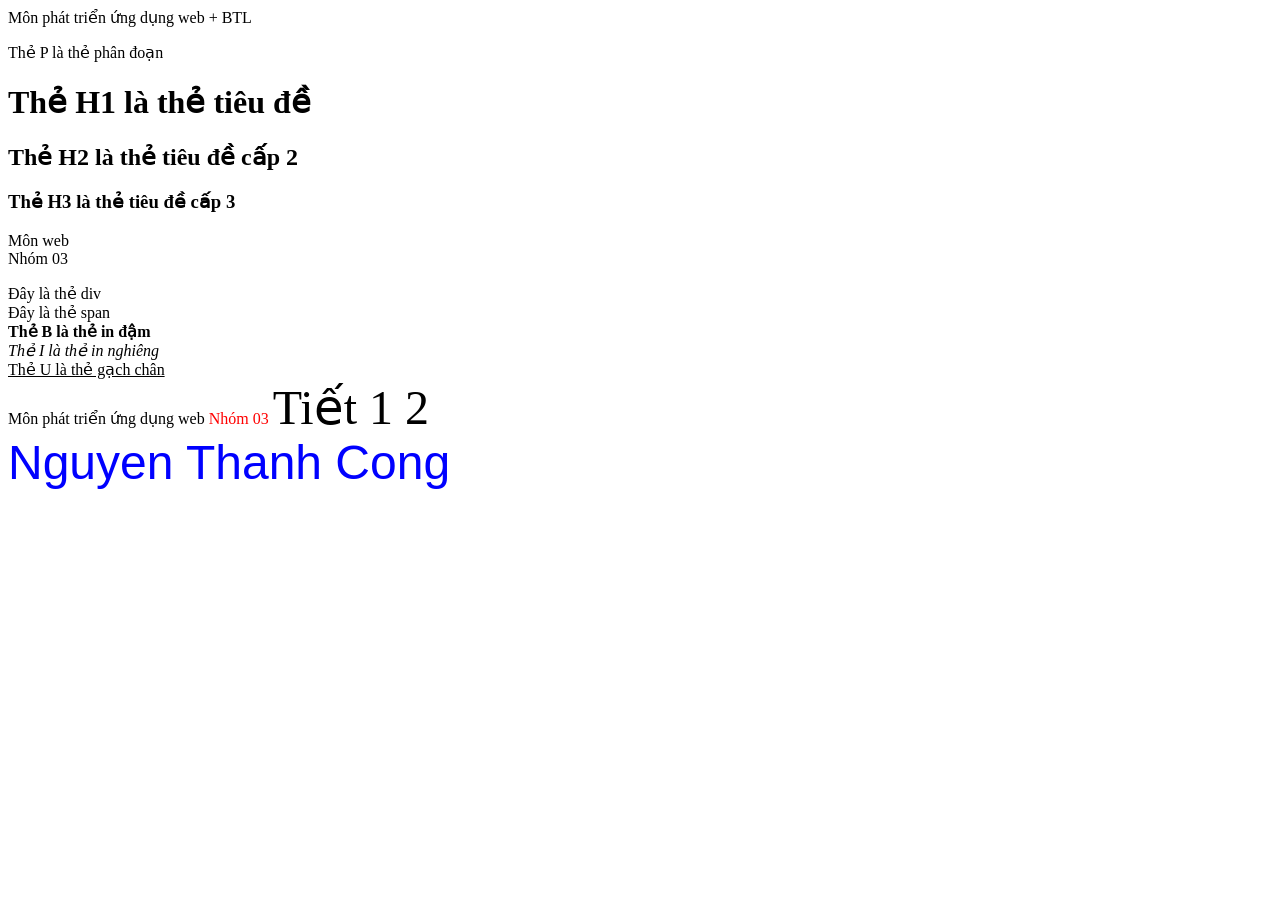
<file: Bai1/index.html>
<html>
    <head>
        <title>Bai 1 html</title>
    </head>
    <body>
        Môn phát triển ứng dụng web + BTL
        <!-- hello world -->
         <p>Thẻ P là thẻ phân đoạn</p>
         <h1>Thẻ H1 là thẻ tiêu đề</h1>
         <h2>Thẻ H2 là thẻ tiêu đề cấp 2</h2>
         <h3>Thẻ H3 là thẻ tiêu đề cấp 3</h3>
         <p>Môn web <br> Nhóm 03</p>
         <!-- Thẻ div và span để phân chia đoạn --> 
         <div>Đây là thẻ div</div>
         <span>Đây là thẻ span<br></span>
         <b>Thẻ B là thẻ in đậm<br></b>
         <i>Thẻ I là thẻ in nghiêng<br></i>
         <u>Thẻ U là thẻ gạch chân<br></u>
         <div>
            <font face="verdana">Môn phát triển ứng dụng web</font>
            <font color="Red">Nhóm 03</font>
            <font size="10">Tiết 1 2</font></div>
            <font face="Arial" color="blue" size="15">Nguyen Thanh Cong</font>
    </body>
</html>
</file>
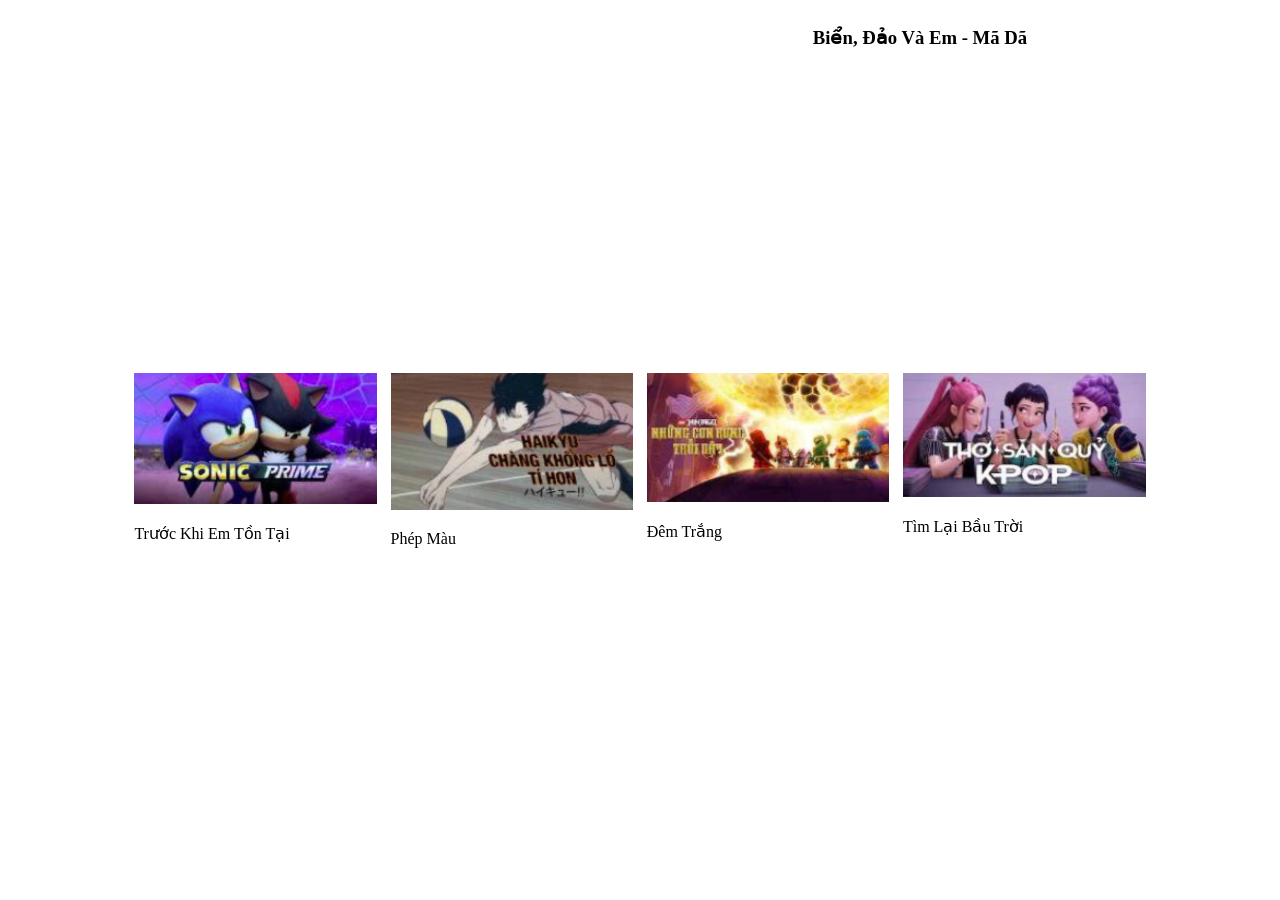
<file: Bai10/index.html>
<!DOCTYPE html>
<html lang="en">
<head>
    <meta charset="UTF-8">
    <meta name="viewport" content="width=device-width, initial-scale=1.0">
    <title>Ví dụ video</title>
    <style>
        .video{
            margin: auto;
            display: flex;
            justify-content: center;
            
        }
        .danh-sach{
            width: 80%;
            display: flex;
            margin:50px auto;
            justify-content: space-between;
        }
        .anh{
            width: 24%;
            height: 100px;
            img{
                width: 100%;
            }
        }
    </style>
</head>
<body>
    <!-- Màn xem -->
     <div class="video">
        <iframe width="560" height="315" src="https://www.youtube.com/embed/OmfG5jX1f3g?si=Kqg7q_QsUifZrvKy" title="YouTube video player" frameborder="0" allow="accelerometer; autoplay; clipboard-write; encrypted-media; gyroscope; picture-in-picture; web-share" referrerpolicy="strict-origin-when-cross-origin" allowfullscreen></iframe>
        <h3 class="ten">Biển, Đảo Và Em - Mã Dã</h3>
    </div>
    <div class="danh-sach">
        <div class="anh" onclick="chonVideo(1)">
            <img src="../anh/phim1 (5).png">
            <p>Trước Khi Em Tồn Tại</p>
        </div>
        <div class="anh" onclick="chonVideo(2)">
            <img src="../anh/phim1 (2).png">
            <p>Phép Màu</p>
        </div>
        <div class="anh" onclick="chonVideo(3)">
            <img src="../anh/phim1 (3).png">
            <p>Đêm Trắng</p>
        </div>
        <div class="anh" onclick="chonVideo(4)">
            <img src="../anh/phim1 (4).png">
            <p>Tìm Lại Bầu Trời</p>
        </div>
    </div>
    <script>
        var danhSachVid = [
            {
                id: 1,
                ten:"Trước Khi Em Tồn Tại",
                duongDanAnh:"../anh/phim1 (5).png",
                duongDanYoutube:"https://www.youtube.com/embed/jtFsZRHUyPE?si=zaGxS98lXezmPQUf"
            },
            
            {
                id: 2,
                ten:"Phép Màu",
                duongDanAnh:"../anh/phim1 (2).png",
                duongDanYoutube:"https://www.youtube.com/embed/jPjQJYKhhk4?si=MvOdCWVSeK8E-Vci"
            },

            {
                id: 3,
                ten:"Đêm Trắng",
                duongDanAnh:"../anh/phim1 (3).png",
                duongDanYoutube:"https://www.youtube.com/embed/bLnuqQ7skww?si=7gwwvRT690zcPr7q"
            },

            {
                id: 4,
                ten:"Tìm Lại Bầu Trời",
                duongDanAnh:"../anh/phim1 (4).png",
                duongDanYoutube:"https://www.youtube.com/embed/Q8kohtX2PC4?si=dH7mcG7czScpJCZq"
            },

        ];
        function chonVideo(id){
            for(var i=0;i<danhSachVid.length;i++){
                if(danhSachVid[i].id == id){
                    document.getElementsByClassName("ten")[0].innerHTML = danhSachVid[i].ten;
                    document.getElementsByTagName("iframe")[0].src = danhSachVid[i].duongDanYoutube;
                }
            }
        }
    </script>
</body>
</html>
</file>
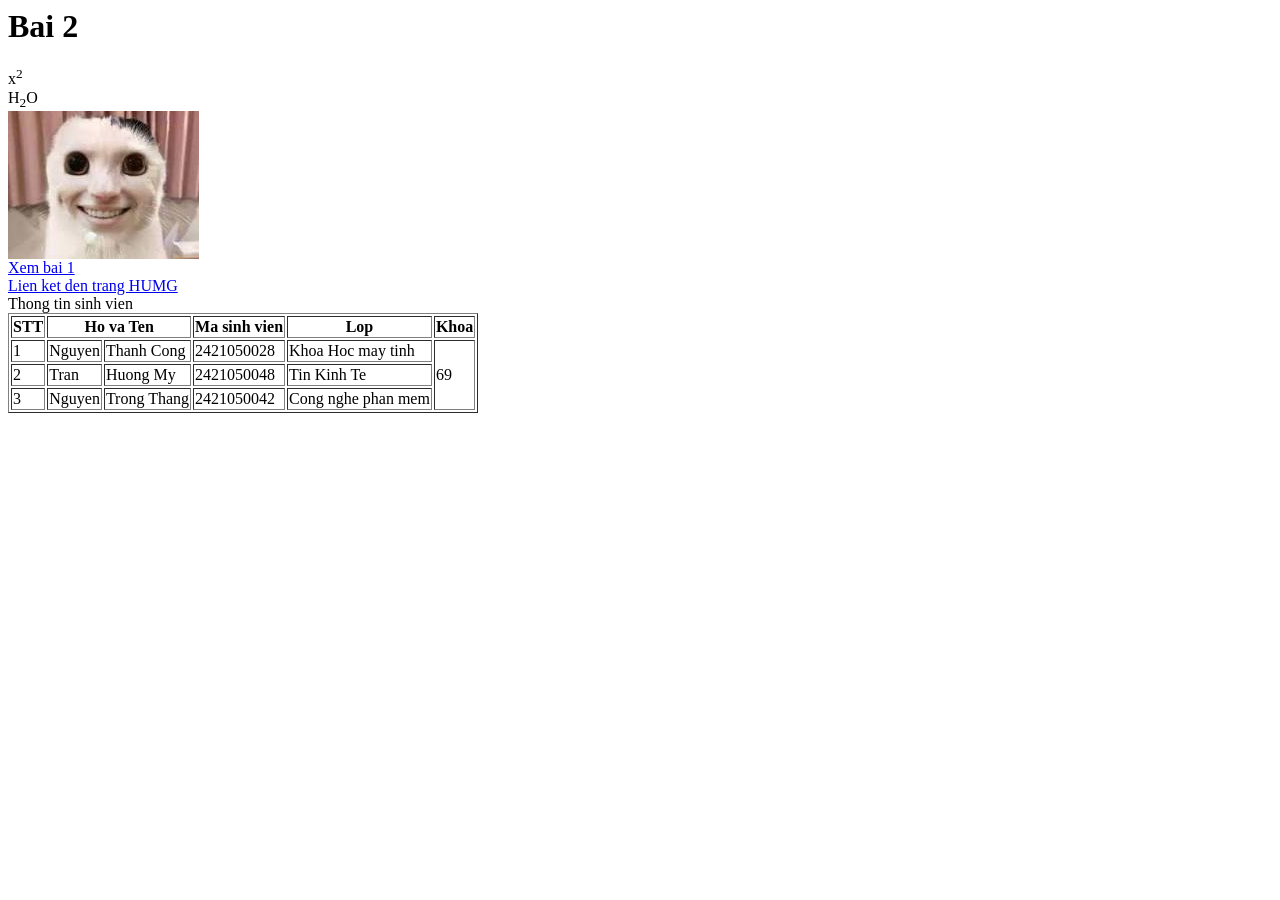
<file: Bai2/index.html>
<html>
<head>
    <title>Bai 2</title>
</head>
<body>
    <h1>Bai 2</h1>
    <div>
        <!-- Chi so tren -->
        x<sup>2</sup>
        <br>
        <!-- Chi so duoi -->
        H<sub>2</sub>O
    </div>
    <div>
        <img src="../anh/meme.jpg">
        <br>
        <a href="../Bai1/index.html">Xem bai 1</a>
        <br>
        <a href="https://humg.edu.vn/pages/home.aspx">
            Lien ket den trang HUMG
        </a>
    </div>
    <div>
            <caption>Thong tin sinh vien</caption>
            <table border="1">
                <tr>
                    <th>STT</th>
                    <th colspan="2">Ho va Ten</th>
                    <th>Ma sinh vien</th>
                    <th>Lop</th>
                    <th>Khoa</th>
                </tr>
                <tr>
                    <td>1</td>
                    <td>Nguyen</td>
                    <td>Thanh Cong</td>
                    <td>2421050028</td>
                    <td>Khoa Hoc may tinh</td>
                    <td rowspan="3">69</td>
                </tr>
                <tr>
                    <td>2</td>
                    <td>Tran</td>
                    <td>Huong My</td>
                    <td>2421050048</td>
                    <td>Tin Kinh Te</td>
                </tr>
                <tr>
                    <td>3</td>
                    <td>Nguyen</td>
                    <td>Trong Thang</td>
                    <td>2421050042</td>
                    <td>Cong nghe phan mem</td>
        </table>
    </div>
</body>
</html>
</file>
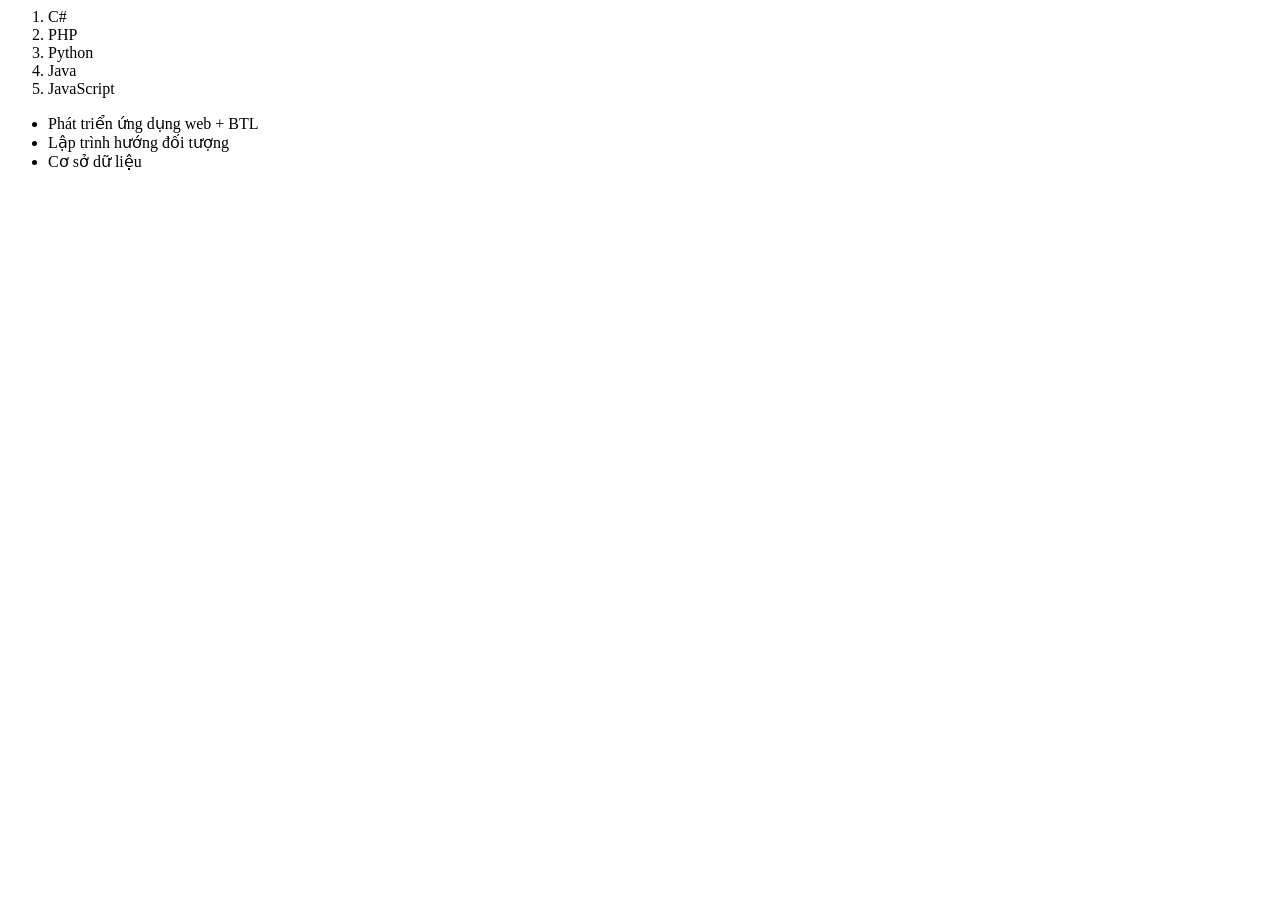
<file: Bai3/index.html>
<html>
    <head>
        <title>Bai 3</title>
    </head>
    <body>
        <ol>
            <li>C#</li>
            <li>PHP</li>
            <li>Python</li>
            <li>Java</li>
            <li>JavaScript</li>
        </ol>
        <ul>
            <li>Phát triển ứng dụng web + BTL</li>
            <li>Lập trình hướng đối tượng</li>
            <li>Cơ sở dữ liệu</li>
        </ul>
    </body>
</html>
</file>
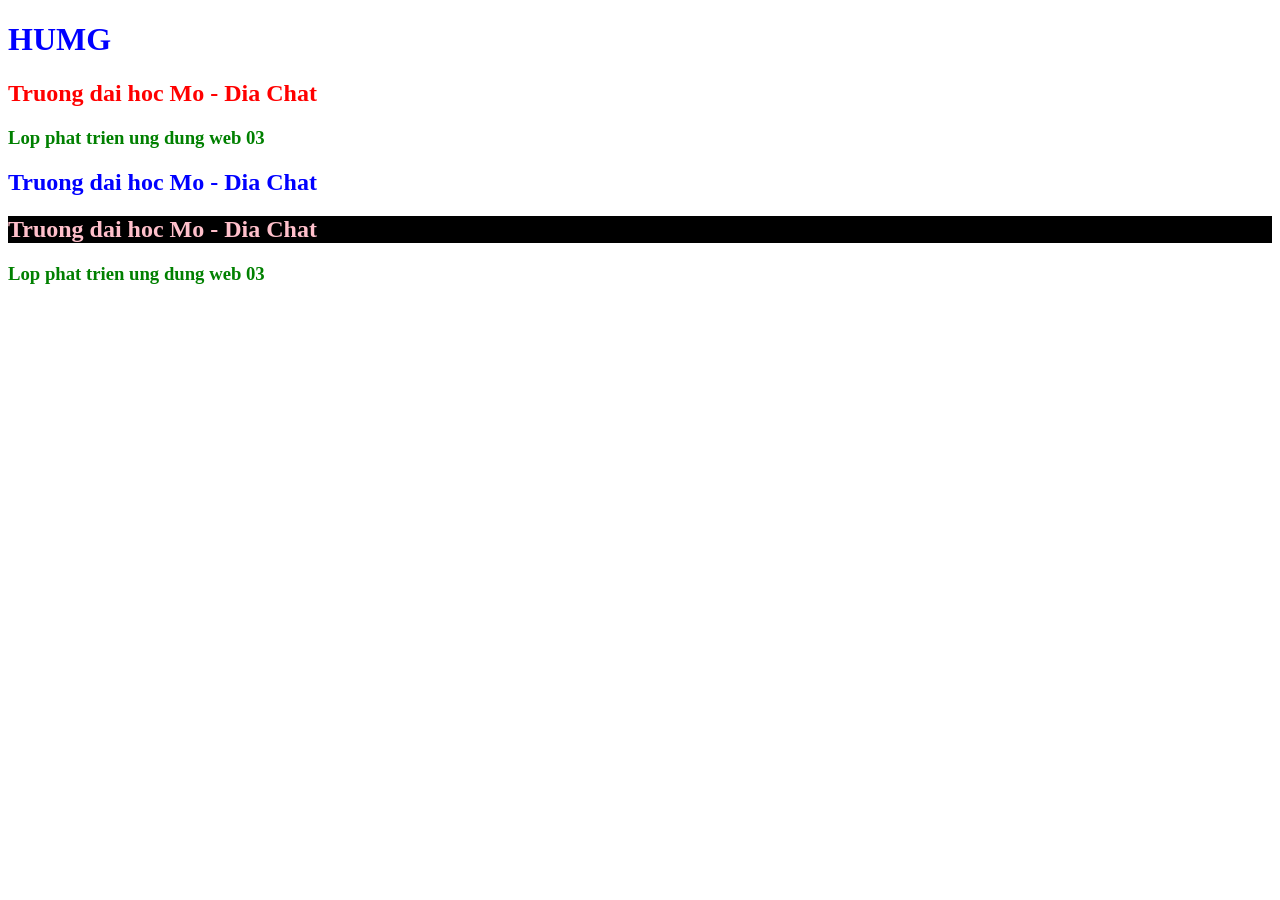
<file: Bai5/index.html>
<!DOCTYPE html>
<html lang="en">
<head>
    <meta charset="UTF-8">
    <meta name="viewport" content="width=device-width, initial-scale=1.0">
    <title>Bai 5</title>
    <link rel="stylesheet" href="style.css" type="text/css">
    <style>
        /* Loai 2: internal style */
        h2{
            /* color dung de qui dinh mau chu */
            color: red; 
        }
        #tieuDe{
            color: blue;
        }
    </style>
</head>
<body>
     <!-- I. -->
     <!-- Kieu 1 viet style trong the -->
      <!-- Loai 1: Inline style -->
      <h1 style="color: blue;">HUMG</h1>
     <!-- Kieu 2 viet ngoai the -->
      <h2>Truong dai hoc Mo - Dia Chat</h2>
      <h3>Lop phat trien ung dung web 03</h3>
    <!-- II. Selector -->
    <!-- cach 1: Dung ten the -->
    <!-- cach 2: Dung id -->
     <h2 id="tieuDe">Truong dai hoc Mo - Dia Chat</h2>
     <!-- cach 3: Dung class -->
     <h2 id="tieude" class="tieude">Truong dai hoc Mo - Dia Chat</h2>
     <h3 class="tieude2">Lop phat trien ung dung web 03</h3>
</body>
</html>
</file>
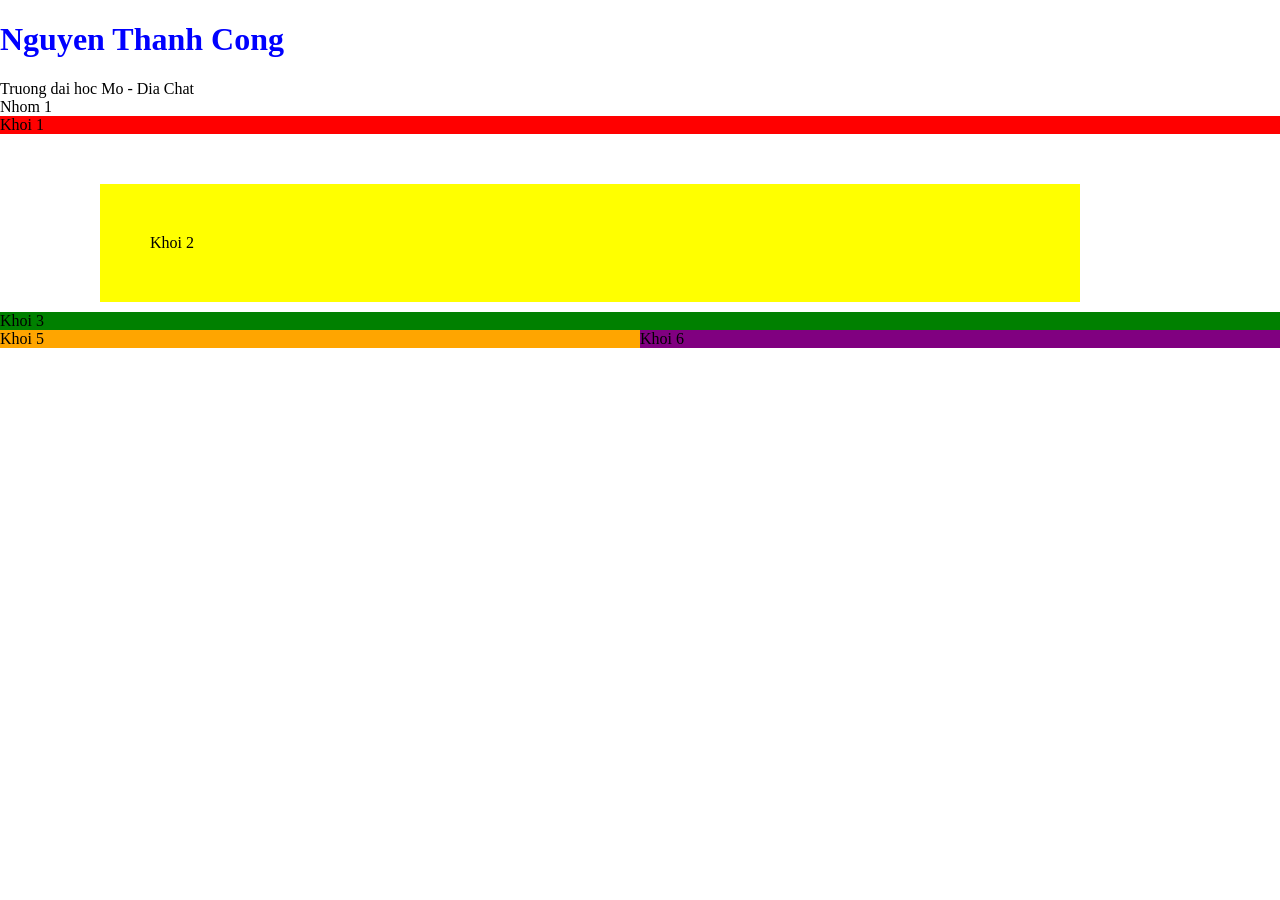
<file: Bai6/index.html>
<!DOCTYPE html>
<html lang="en">
<head>
    <meta charset="UTF-8">
    <meta name="viewport" content="width=device-width, initial-scale=1.0">
    <title>Bai 6</title>
    <link rel="stylesheet" href="style.css" type="text/css">
    <style>
        .khoi1{
            background-color: red;
        }
        .khoi2{
            background-color: yellow;
            /* 1 gia tri: cach deu xung quanh = gia tri do */ 
            /* 2 gia tri: gia tri dau(tren,duoi) , giatri 2(trai,phai) */
            /* 4 gia tri: theo thu tu: tren, phai, duoi, trai */
            margin: 50px 200px 10px 100px;
            padding:50px;
        }
        .khoi3{
            background-color: green;
        }
        .khoi4{
            background-color: grey;
            display: flex;
        }
        .khoi5{
            background-color: orange;
            width: 50%;
        }
        .khoi6{
            background-color: purple;
            width: 50%;
        }
    </style>
</head>
<body>
    <h1 style="color: blue;">Nguyen Thanh Cong</h1>
    <p>Truong dai hoc Mo - Dia Chat</p>
    <p class="nhom">Nhom 1</p>
    <div class="khoi1">Khoi 1</div>
    <div class="khoi2">Khoi 2</div>
    <div class="khoi3">Khoi 3</div>
    
    <div class="khoi4">
        <div class="khoi5">Khoi 5</div>
        <div class="khoi6">Khoi 6</div>
    </div>
</body>
</html>
</file>
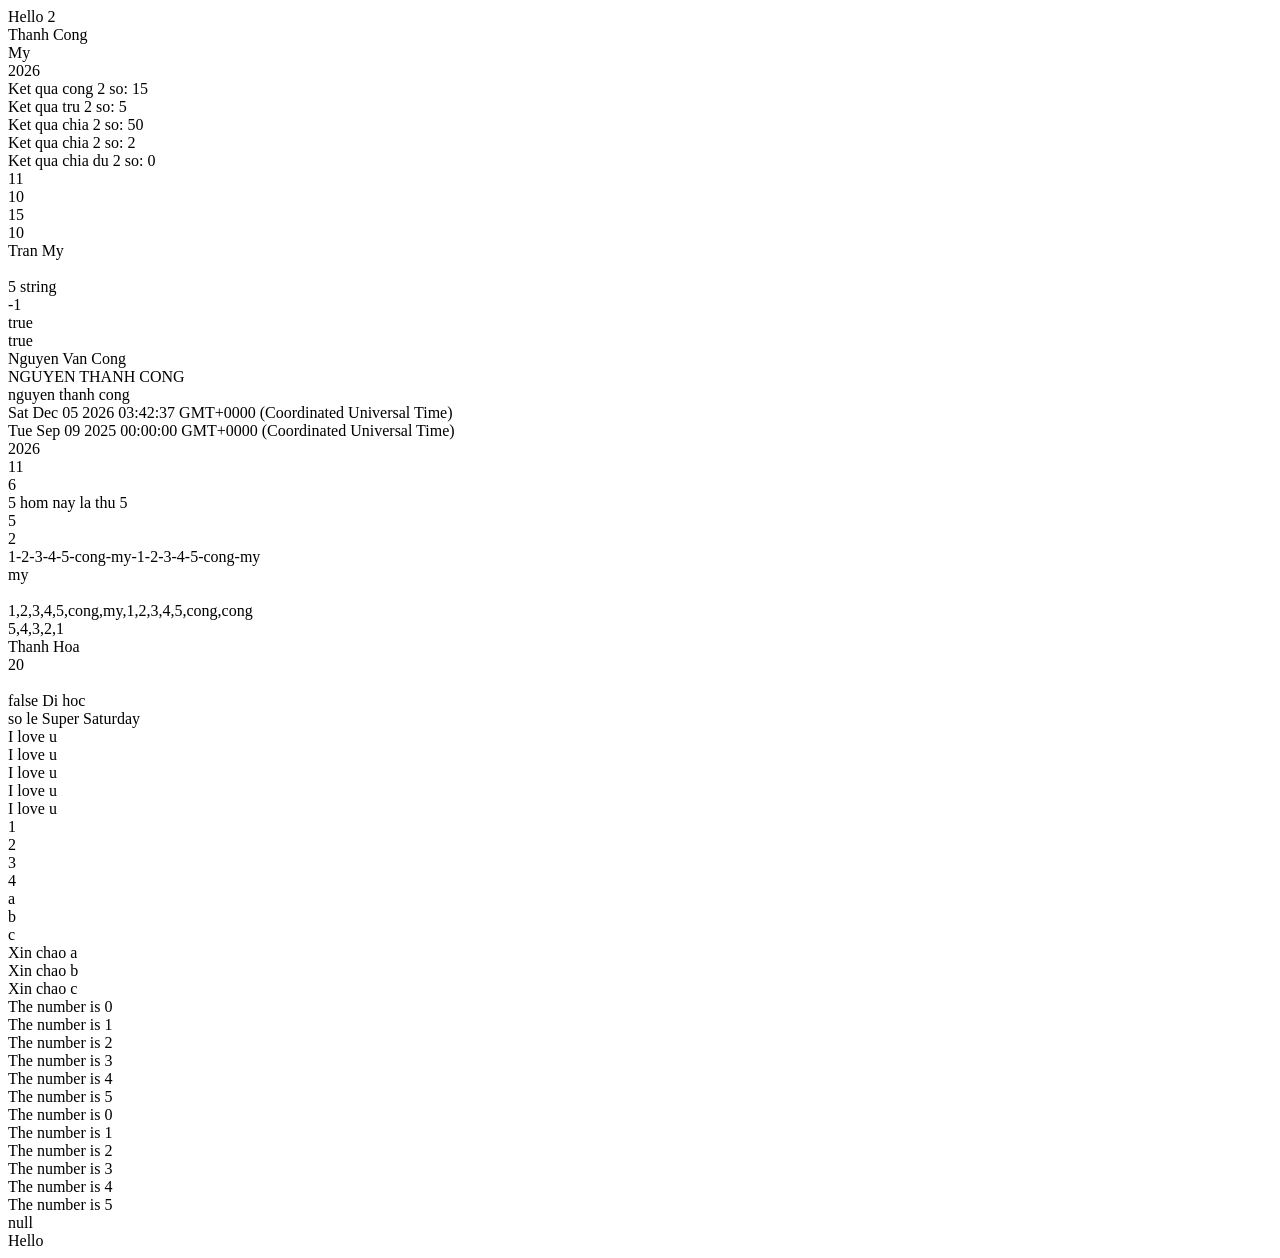
<file: Bai7-JavaScript/index.html>
<!DOCTYPE html>
<html lang="en">
<head>
    <meta charset="UTF-8">
    <meta name="viewport" content="width=device-width, initial-scale=1.0">
    <title>JavaScript-1</title>
</head>
<body>
    <!-- Internal JavaScript -->
    <script>
        //in ra man hinh
        document.writeln("Hello 2 <br>");
        //khai bao bien
        var ten = "Thanh Cong <br>";

        document.writeln(ten);

        ten = "My <br>";
        document.writeln(ten);

        var namNay = 2026;
        document.writeln(namNay);

        //Phep toan
        // cong +
        var so1=10;
        var so2=5;
        var ketQua = 0;
        ketQua = so1 + so2;
        document.write("<br> Ket qua cong 2 so: ");
        document.write(ketQua);

        //phep tru
        var so1=10;
        var so2=5;
        var ketQua = 0;
        ketQua = so1 - so2;
        document.write("<br> Ket qua tru 2 so: ");
        document.write(ketQua);

        //phep nhan
        var so1=10;
        var so2=5;
        var ketQua = 0;
        ketQua = so1 * so2;
        document.write("<br> Ket qua chia 2 so: ");
        document.write(ketQua);

        //phep chia
        var so1=10;
        var so2=5;
        var ketQua = 0;
        ketQua = so1/so2;
        document.write("<br> Ket qua chia 2 so: ");
        document.write(ketQua);

        //phep chia lay du
        var so1=10;
        var so2=5;
        var ketQua = 0;
        ketQua = so1 % so2;
        document.write("<br> Ket qua chia du 2 so: ");
        document.write(ketQua);

        // ++
        document.writeln("<br>");
        document.writeln(++so1);
        document.writeln("<br>");
        // document.writeln(so1);
        // document.writeln("<br>");

        // --       
        document.writeln(--so1);
        document.writeln("<br>"); 

        // +=
        so1+=so2;
        document.writeln(so1);
        document.writeln("<br>"); 

        // -=
        so1-=so2;
        document.writeln(so1);
        document.writeln("<br>"); 

        var ho = "Tran "
        document.writeln(ho + ten);
        document.writeln("<br>");
        document.writeln(ho.length);
        // Kiem tra kieu du lieu cua bien
        document.writeln(typeof(ho));
        document.write("<br>")
        //
        var hoVaTen= "Nguyen Thanh Cong";
        //tim kiem
        document.writeln(hoVaTen.indexOf("Q"));
        document.write("<br>")
        //boolean
        document.writeln(hoVaTen.includes("e"));
        document.write("<br>")
        // tim kiem
        document.writeln(hoVaTen.startsWith("Nguyen"));
        document.write("<br>")

        //thay the
        document.writeln(hoVaTen.replace("Thanh","Van"));
        document.write("<br>")

        //viet hoa toan bo
        document.writeln(hoVaTen.toUpperCase());
        document.writeln("<br>")
        //viet thuong
        document.writeln(hoVaTen.toLocaleLowerCase());

        //date
        var homNay= new Date();
        document.writeln("<br>");
        document.writeln(homNay);

        var ngay= new Date("9/9/2025");
        document.writeln("<br>");
        document.writeln(ngay);

        var namNay = homNay.getFullYear();
        document.writeln("<br>");
        document.writeln(namNay);

        var thangNay = homNay.getMonth();
        document.writeln("<br>");
        document.writeln(thangNay);

        var ngayNay = homNay.getDay();
        document.writeln("<br>");
        document.writeln(ngayNay);

        var thu = homNay.getDate();
        document.writeln("<br>");
        document.writeln(thu);
        document.writeln("hom nay la thu " + thu );

        var arrSo = [1, 2, 3, 4, 5];
        document.writeln("<br>");
        document.writeln(arrSo[4]); 
        document.writeln("<br>");

        var arrTen = ["cong", "my"];
        document.writeln(arrTen.length); 

        var arr = [1, 2, 3, 4, 5, "cong", "my"];
        var d = arr .concat(arrSo, arrTen);
        document.writeln("<br>");
        document.writeln(d.join("-"));
        //lay ra phan tu cuoi
        document.writeln("<br>");
        document.writeln(d.pop());

        //them vao 
        document.writeln("<br>");
        d.push("cong");

        document.writeln("<br>");
        document.writeln(d);
        document.writeln("<br>")
        document.writeln(arrSo.reverse());

        //Object
        var thongTinSV = {
            ten: "Nguyen Thanh Cong",
            namSinh: 2006,
            queQuan: {
                xa: "Hoa Loc",
                thanhPho: "Thanh Hoa"
            }
        };

        document.writeln("<br>");
        document.writeln(thongTinSV.queQuan.thanhPho);
        tuoi = namNay - thongTinSV.namSinh;
        document.writeln("<br>")
        document.writeln(tuoi);
        thongTinSV.tuoi = tuoi;
        // console.log(thongTinSV);
        document.writeln("<br>");
        thongTinSV.gioiTinh = true;

        var danhSach = [
                {
                ten: "Nguyen Thanh Cong",
                namSinh: 2006,
                queQuan: {
                    xa: "Hoa Loc",
                    thanhPho: "Thanh Hoa"
                }
            },

            {
                ten: "Tran Huong My",
                namSinh: 2006,
                queQuan: {
                    xa: "Hoa Loc",
                    thanhPho: "Nam Dinh"
                }
            }
        ];
        // console.log(danhSach);


        // == !- >< 
        // === so sanh ca gia tri va kieu du lieu
        var so1 = 10;
        var so2 = '10';
        document.writeln("<br>");
        document.writeln(so1===so2);

        if(thu>6){
            document.writeln("Cuoi tuan")
        }
        else if(thu == 4){
            document.writeln("sap dc nghi")
        }
        else{
            document.writeln("Di hoc")
        }
        var so = "50000000000000000001";
        var doDai = so.length;
        var soCuoiCung = so[doDai -1];
        document.writeln("<br>");

        if(soCuoiCung%2==0){
            document.writeln("so chan");
        }
        else
        {
            document.writeln("so le");
        }


        // switch case
        var d  = new Date();
        var theDay = d.getDay();
        switch (theDay){
            case 5:
                document.write("Finally Friday");
                break;
            case 6:
                document.write("Super Saturday");
                break;
            case 0: 
                document.write("Sleepy Sunday");
                break;
            default:
                document.write("I'm looking forward to this weekend!");
        }

        //vong lap for
        for (var i=1;i<=5;i++){
            document.writeln("<br>");
            document.writeln("I love u");
        }   

        // mang
         var b = [1, 2, 3, 4, "a", "b", "c"];
        for (var i = 0; i < b.length; i++) 
        {
            document.writeln("<br>");
            document.writeln(b[i]);
        }

        for (var i = 0; i < b.length; i++) 
        {
            if (isNaN(b[i]))
            {
                document.writeln("<br>");
                document.writeln("Xin chao " + b[i]);
            }
        }
        document.writeln("<br>");

        // while
        var j=0;
        while(j<=5){
            document.writeln("The number is " + j);
            document.write("<br>");
            j++;
        }

        var i =0;
        do{
            document.writeln("The number is " + i);
            document.write("<br>");
            i++;
        }while(i<=5)

        //popup boxes  ( hien canh bao trang web)
        // alert("hello");
        // var r = confirm("Press a buttton");
        // if (r==true){
        //     document.write("Oke!");
        // }
        // else{
        //     document.write("Cancel!");
        // }

        var r = prompt("Nhap vao ho ten", "Nhap ten o day");
        document.write(r);

        
    </script>
    <script src="script.js"></script>
</body>
</html>
</file>
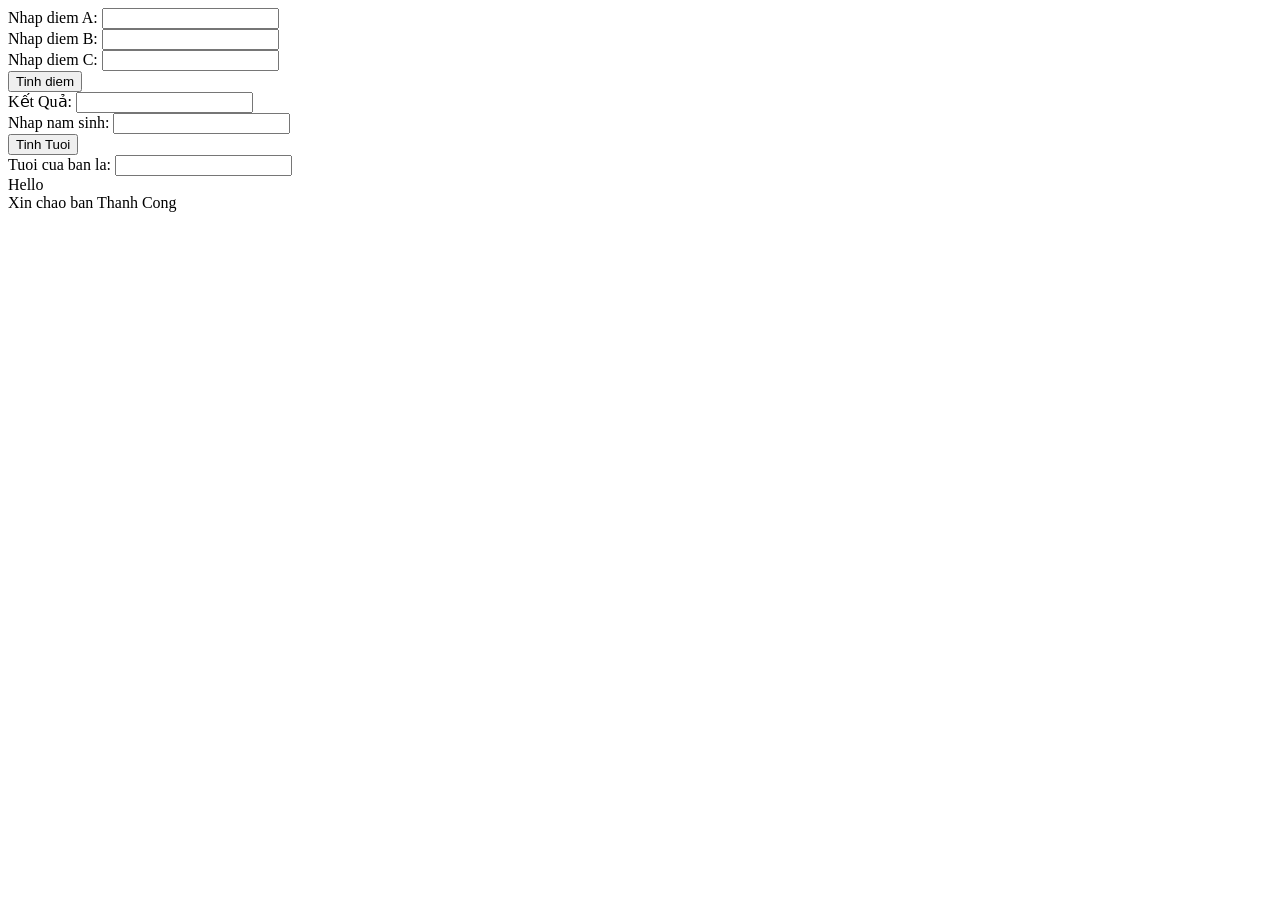
<file: Bai8/index.html>
<!DOCTYPE html>
<html lang="en">
<head>
    <meta charset="UTF-8">
    <meta name="viewport" content="width=device-width, initial-scale=1.0">
    <title>Bai 8</title>
</head>
<body>
    <div>
        Nhap diem A: <input id="diemA" type="number">
    </div>
    <div>
        Nhap diem B: <input id="diemB" type="number">
    </div>
    <div>
        Nhap diem C: <input id="diemC" type="number">
    </div>
    <div>
        <button onclick="tinhDiem()">Tinh diem</button>
    </div>
    <div>
        Kết Quả: <input id="ketQua" type="text">
    </div>
    <div>
        Nhap nam sinh: <input id="nSinh" type="number">
    </div>
    <div>
        <button onclick="tinhTuoi()">
            Tinh Tuoi
        </button>
    </div>
    <div>
        Tuoi cua ban la: <input id="tuoi" type="text">
    </div>
    <script>
        function tinhDiem(){
            var a = parseFloat(document.getElementById("diemA").value); 
            var b = parseFloat(document.getElementById("diemB").value);
            var c = parseFloat(document.getElementById("diemC").value);
            // document.write("Diem A la: " + a);
            // document.write("<br>Diem B la: " + b);
            // document.write("<br>Diem C la: " + c);
            // document.write("<br>");
            // document.write("Diem cua ban la: " + tinhDiemChu(a,b,c));
            document.getElementById("ketQua").value = tinhDiemChu(a,b,c);

        }
        function tinhTuoi(){
            var x = parseInt(document.getElementById("nSinh").value);
            var namHienTai = new Date().getFullYear();
            var ans = namHienTai - x;
            document.getElementById("tuoi").value = ans;
        }

        function tinhDiemChu(A,B,C) {
        // var A = document.getElementById("diemA").value;
        // var B = document.getElementById("diemB").value;
        // var C = document.getElementById("diemC").value;
        const tong = A * 0.6 + B * 0.3 + C * 0.1;
        
        if (tong >= 9.0) return "A+";
        if (tong >= 8.5) return "A";
        if (tong >= 8.0) return "B+";
        if (tong >= 7.0) return "B";
        if (tong >= 6.5) return "C+";
        if (tong >= 5.5) return "C";
        if (tong >= 5.0) return "D+";
        if (tong >= 4.0) return "D";
        
        return "F";
    }

        //fucntion
        function sayHello(){
            document.writeln("Hello");
        }
        sayHello();
        document.write("<br>");

        function sayHello2(ten){
            document.write("Xin chao ban " + ten);
        }
        sayHello2("Thanh Cong");
        document.write("<br>");
        // sayHello2("Huong My")
        // document.write("<br>");
        // var r1 = Number(prompt("Nhap vao so 1", ""));
        // var r2 = Number(prompt("Nhap vao so 2", ""));
        function sum(a1,a2){
            if(!isNaN(a1) && !isNaN(a2)){
                return a1+a2;
            }
        }
        document.write(sum(r1,r2)); 

        // btvn
        // Viet ham tinh diem chu dua tren 3 dau diem A B C
        // tong = A*0,6 + B * 0,3 +C*0,1  => diem chu tuong ung
        
   // console.log(tinhDiemChu(9, 9, 9));

    // ép kiểu về số nguyên
    // parseInt("42");

    
    
    </script>  
</body>
</html>
</file>
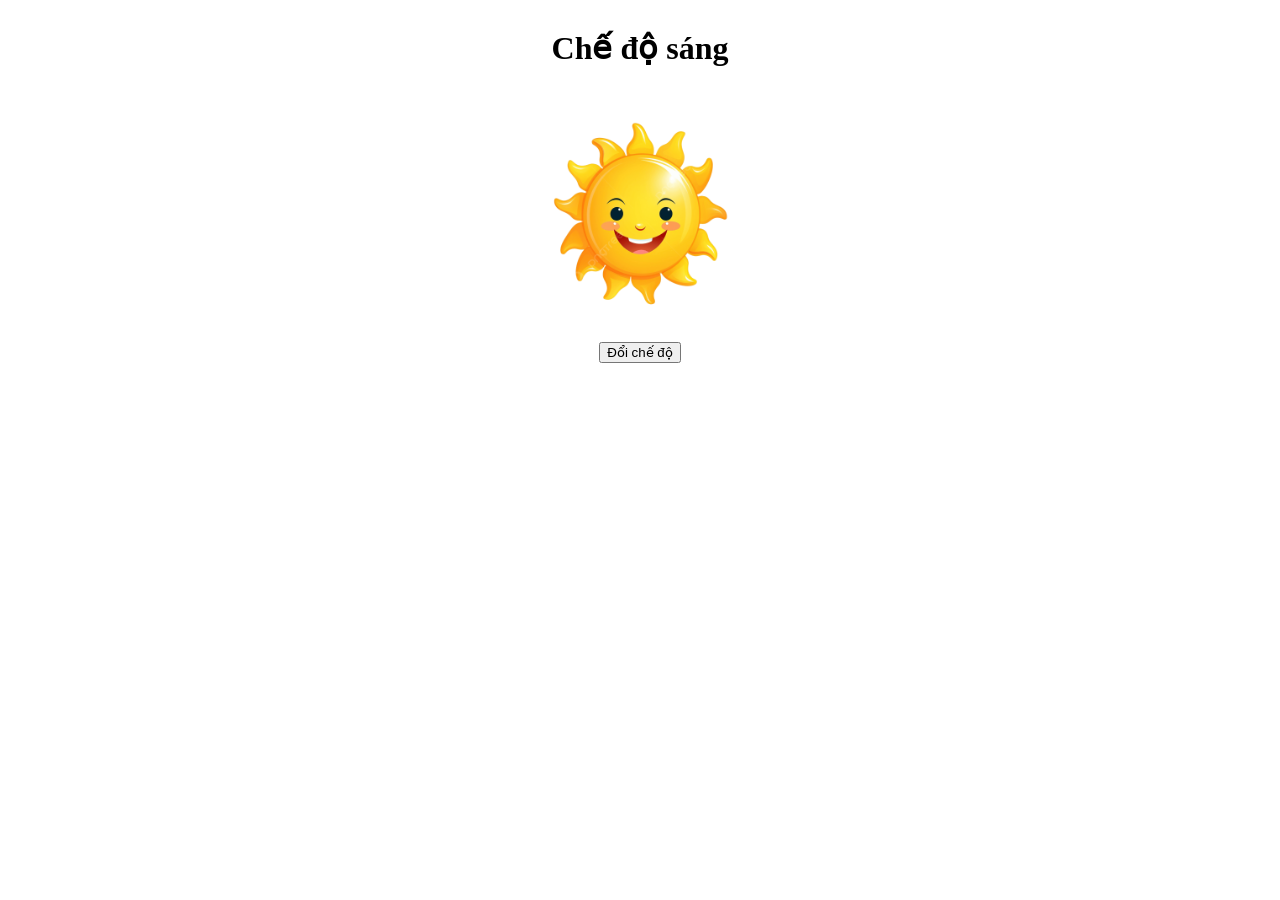
<file: Bai9/index.html>
<!DOCTYPE html>
<html lang="en">
<head>
    <meta charset="UTF-8">
    <meta name="viewport" content="width=device-width, initial-scale=1.0">
    <title>Bai 9</title>
    <style>
        img{
            width: 20%;
        }
        .ok{
            display: flex;
            flex-direction: column;
            align-items: center;
        }
    </style>
</head>
<body>
    <div class="ok">
        <h1 class="che-do">Chế độ sáng</h1>
        <img class="anh" src="../anh/mattroi.png">
        <div class="chuc-nang">
            <button onclick="doiCheDo()">
                Đổi chế độ
            </button>
        </div>
    </div>

    <script>
        var cheDo = true;
        function doiCheDo(){
            if(cheDo){
                document.getElementsByTagName("body")[0].style = "background-color: black";
                document.getElementsByClassName("che-do")[0].style = "color: white";
                document.getElementsByClassName("che-do")[0].innerHTML = "Chế độ tối";
                document.getElementsByTagName("img")[0].src="../anh/mattrang.png";
                cheDo = false;
            }
            else
            {
                document.getElementsByTagName("body")[0].style = "background-color: white";
                document.getElementsByClassName("che-do")[0].style = "color: black";
                document.getElementsByClassName("che-do")[0].innerHTML = "Chế độ sáng";
                document.getElementsByTagName("img")[0].src="../anh/mattroi.png";
                cheDo = true;
            }
            
            
        }
    </script>
</body>
</html>
</file>
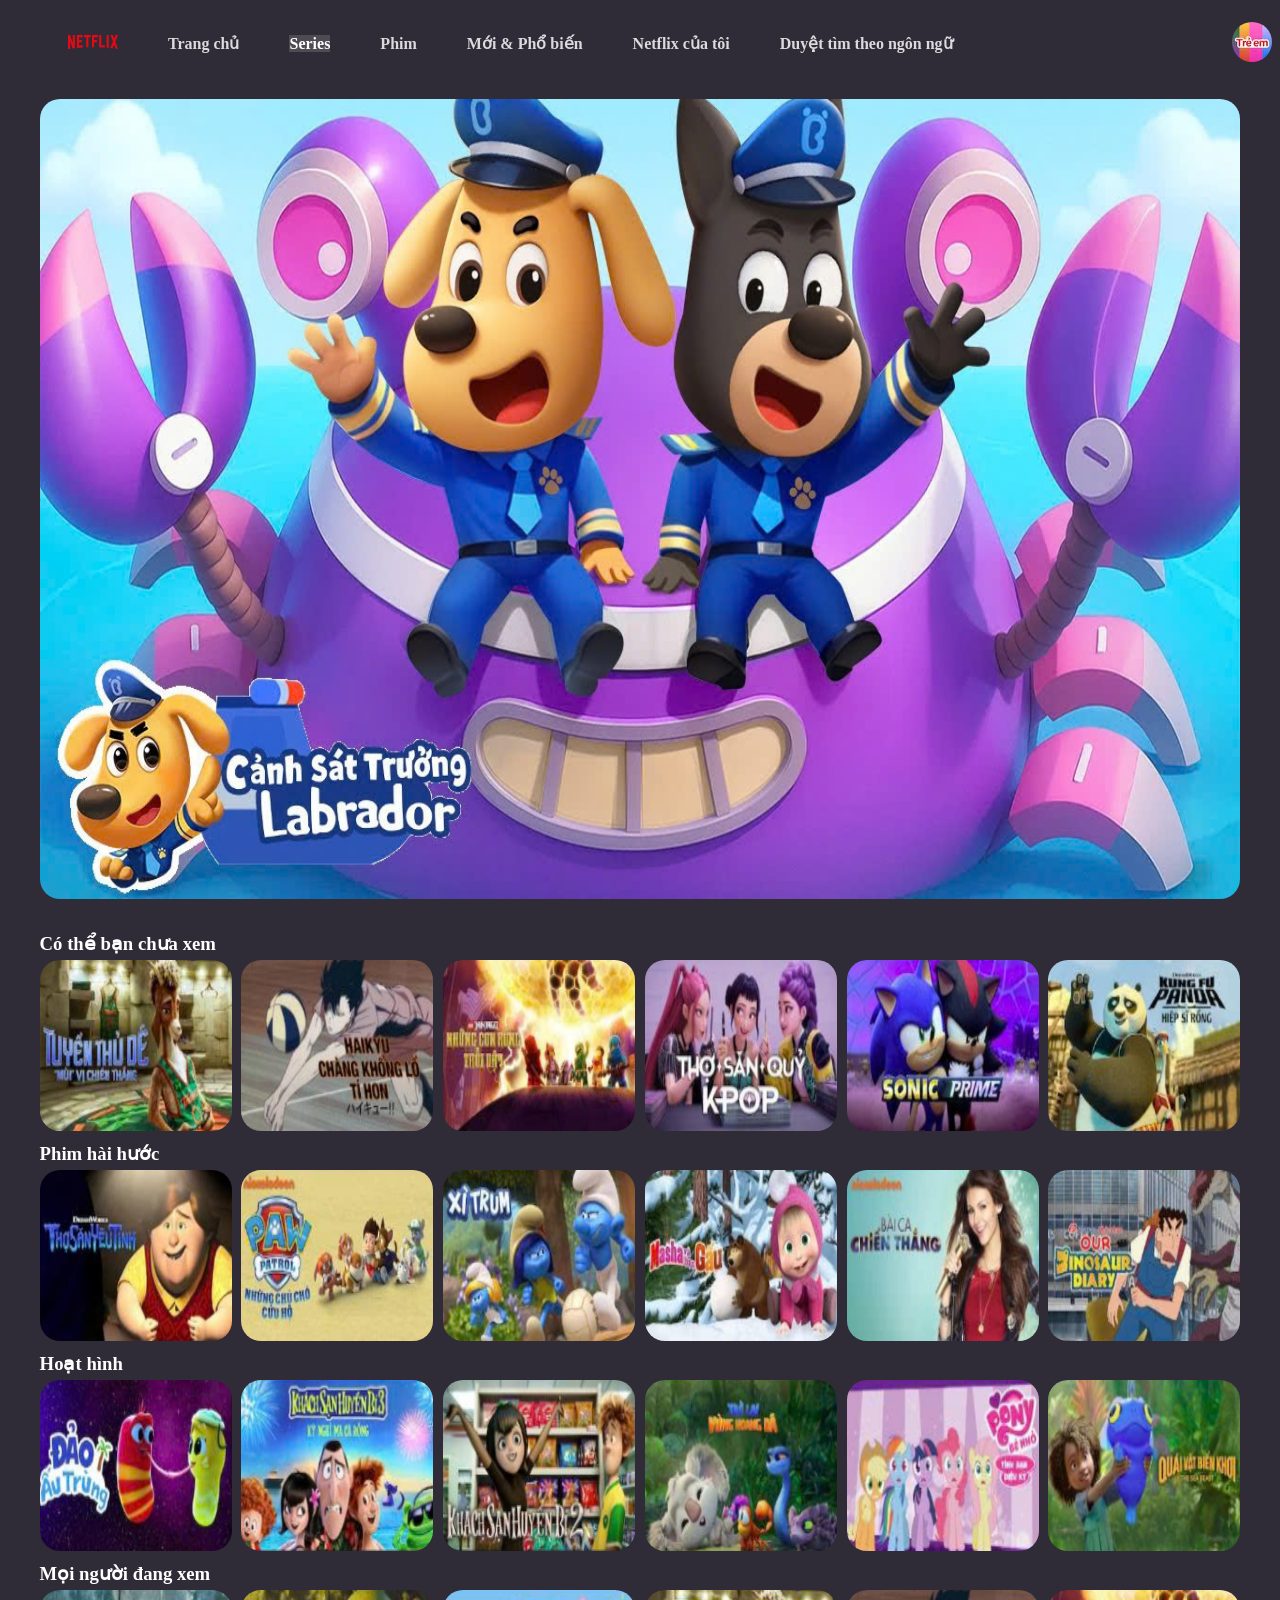
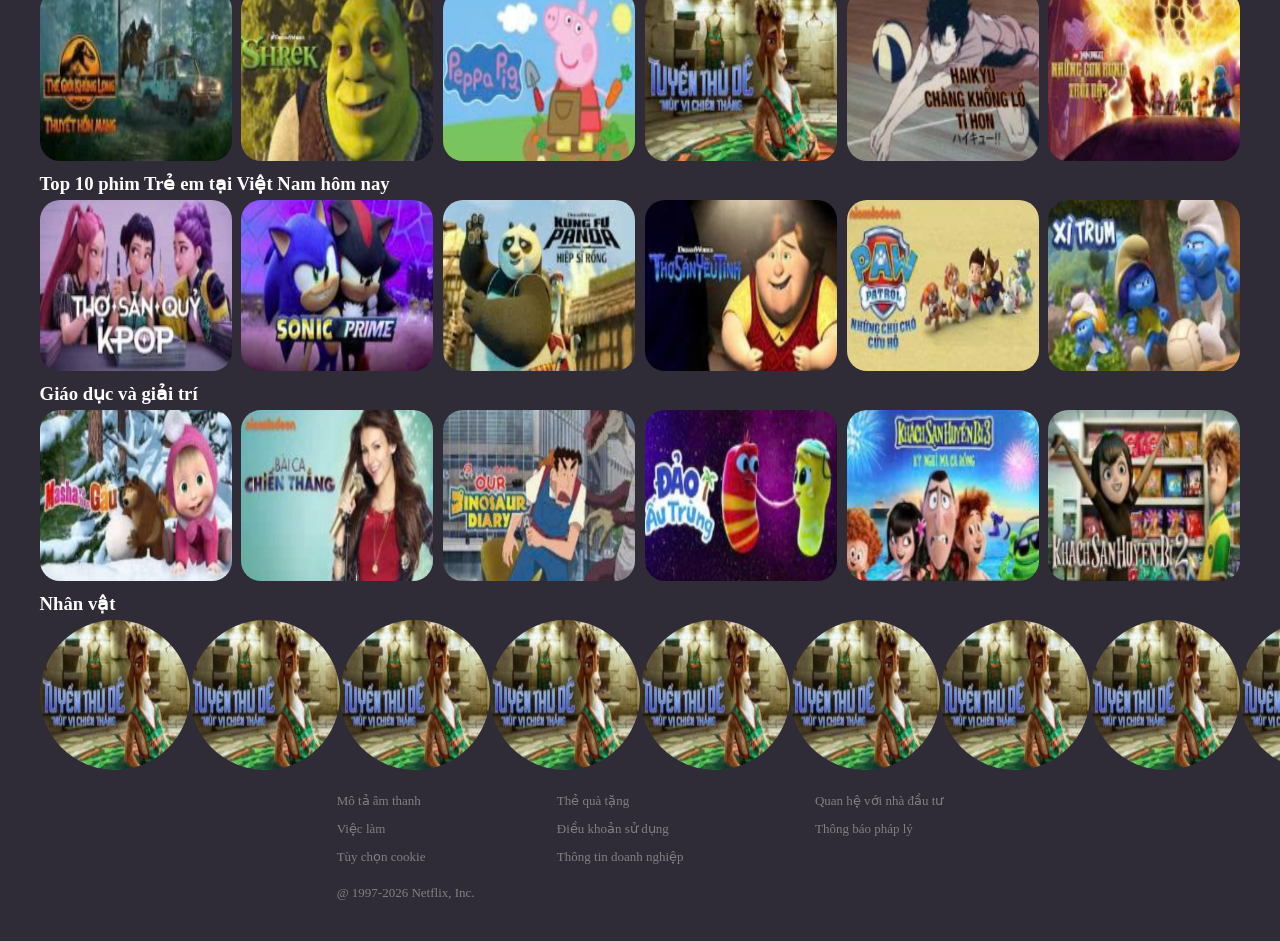
<file: netflix/index.html>
<!DOCTYPE html>
<html lang="en">
<head>
    <meta charset="UTF-8">
    <meta name="viewport" content="width=device-width, initial-scale=1.0">
    <title>Netflix</title>
    <link rel="stylesheet" href="style.css">
</head>
<body>
    <header>
        <nav class="danh-muc">
            <ul class="danh-sach-muc">
                <li class="muc"><a href="#"><img src="../anh/logo.svg" alt="" class="logo"></a></li>
                <li class="muc"><a class="lien-ket-muc" href="#" class="lien-ket">Trang chủ</a></li>
                <li class="muc"><a class="lien-ket-muc dang-chon" href="#" class="lien-ket">Series</a></li>
                <li class="muc"><a class="lien-ket-muc" href="#" class="lien-ket">Phim</a></li>
                <li class="muc"><a class="lien-ket-muc" href="#" class="lien-ket">Mới & Phổ biến</a></li>
                <li class="muc"><a class="lien-ket-muc" href="#" class="lien-ket">Netflix của tôi</a></li>
                <li class="muc"><a class="lien-ket-muc" href="#" class="lien-ket">Duyệt tìm theo ngôn ngữ</a></li>
            </ul>  
    </nav>
    <div class="chuc-nang">
        <div class="tim-kiem"></div>
        <div class="thong-tin">
            <img  class="avata" src="../anh/avata.jpg" alt="">
        </div>
    </div>
    </header>
    
    <main>
        <div onclick="xemTrailer()" class="banner">
            <img class="banner-anh" src="../anh/anh.jpg">
        </div>
        <div style="display: none;" class="banner">
            <iframe class="banner-anh"  src="https://www.youtube.com/embed/nm1hA18q_Ws?si=tpI6N_Qiqvz6anMZ" title="YouTube video player" frameborder="0" allow="accelerometer; autoplay; clipboard-write; encrypted-media; gyroscope; picture-in-picture; web-share" referrerpolicy="strict-origin-when-cross-origin" allowfullscreen></iframe>
        </div>
        <div class="danh-sach-the-loai">
            <div class="the-loai">
                <h3>Có thể bạn chưa xem</h3>
            </div>
            <div class="danh-sach-phim">
                <div class="phim">
                    <img class="phim-poster" src="../anh/phim1 (1).png" onclick="chonPhim(1)">
                    <img class="phim-poster" src="../anh/phim1 (2).png" onclick="chonPhim(2)">
                    <img class="phim-poster" src="../anh/phim1 (3).png" onclick="chonPhim(3)">
                    <img class="phim-poster" src="../anh/phim1 (4).png" onclick="chonPhim(4)">
                    <img class="phim-poster" src="../anh/phim1 (5).png" onclick="chonPhim(5)">
                    <img class="phim-poster" src="../anh/phim1 (6).png" onclick="chonPhim(6)">
                </div>
            </div>
        </div>

        <div class="danh-sach-the-loai">
            <div class="the-loai">
                <h3>Phim hài hước</h3>
            </div>
            <div class="danh-sach-phim">
                <div class="phim">
                    <img class="phim-poster" src="../anh/phim1 (7).png" onclick="chonPhim(7)">
                    <img class="phim-poster" src="../anh/phim1 (8).png" onclick="chonPhim(8)">
                    <img class="phim-poster" src="../anh/phim1 (9).png" onclick="chonPhim(9)">
                    <img class="phim-poster" src="../anh/phim1 (10).png" onclick="chonPhim(10)">
                    <img class="phim-poster" src="../anh/phim1 (11).png" onclick="chonPhim(11)">
                    <img class="phim-poster" src="../anh/phim1 (12).png" onclick="chonPhim(12)">
                   
                </div>
            </div>
        </div>

        <div class="danh-sach-the-loai">
            <div class="the-loai">
                <h3>Hoạt hình</h3>
            </div>
            <div class="danh-sach-phim">
                <div class="phim">
                    <img class="phim-poster" src="../anh/phim1 (13).png" onclick="chonPhim(13)">
                    <img class="phim-poster" src="../anh/phim1 (14).png" onclick="chonPhim(14)">
                    <img class="phim-poster" src="../anh/phim1 (15).png" onclick="chonPhim(15)">
                    <img class="phim-poster" src="../anh/phim1 (16).png" onclick="chonPhim(16)">
                    <img class="phim-poster" src="../anh/phim1 (17).png" onclick="chonPhim(17)">
                    <img class="phim-poster" src="../anh/phim1 (18).png" onclick="chonPhim(18)">
                </div>
            </div>
        </div>

        <div class="danh-sach-the-loai">
            <div class="the-loai">
                <h3>Mọi người đang xem</h3>
            </div>
            <div class="danh-sach-phim">
                <div class="phim">
                    <img class="phim-poster" src="../anh/phim1 (19).png" onclick="chonPhim(19)">
                    <img class="phim-poster" src="../anh/phim1 (20).png" onclick="chonPhim(20)">
                    <img class="phim-poster" src="../anh/phim1 (21).png" onclick="chonPhim(21)">
                    <img class="phim-poster" src="../anh/phim1 (1).png" onclick="chonPhim(22)">
                    <img class="phim-poster" src="../anh/phim1 (2).png" onclick="chonPhim(23)">
                    <img class="phim-poster" src="../anh/phim1 (3).png" onclick="chonPhim(24)">
                </div>
            </div>
        </div>

        <div class="danh-sach-the-loai">
            <div class="the-loai">
                <h3>Top 10 phim Trẻ em tại Việt Nam hôm nay</h3>
            </div>
            <div class="danh-sach-phim">
                <div class="phim">
                    <img class="phim-poster" src="../anh/phim1 (4).png" onclick="chonPhim(25)">
                    <img class="phim-poster" src="../anh/phim1 (5).png" onclick="chonPhim(26)">
                    <img class="phim-poster" src="../anh/phim1 (6).png" onclick="chonPhim(27)">
                    <img class="phim-poster" src="../anh/phim1 (7).png" onclick="chonPhim(28)">
                    <img class="phim-poster" src="../anh/phim1 (8).png" onclick="chonPhim(29)">
                    <img class="phim-poster" src="../anh/phim1 (9).png" onclick="chonPhim(30)">
                  
                </div>
            </div>
        </div>

        <div class="danh-sach-the-loai">
            <div class="the-loai">
                <h3>Giáo dục và giải trí</h3>
            </div>
            <div class="danh-sach-phim">
                <div class="phim">
                    <img class="phim-poster" src="../anh/phim1 (10).png" onclick="chonPhim(31)">
                    <img class="phim-poster" src="../anh/phim1 (11).png" onclick="chonPhim(32)">
                    <img class="phim-poster" src="../anh/phim1 (12).png" onclick="chonPhim(33)">
                    <img class="phim-poster" src="../anh/phim1 (13).png" onclick="chonPhim(34)">
                    <img class="phim-poster" src="../anh/phim1 (14).png" onclick="chonPhim(35)">
                    <img class="phim-poster" src="../anh/phim1 (15).png" onclick="chonPhim(36)">
                    
                </div>
            </div>
        </div>
        <div class="danh-sach-the-loai">
                <div class="the-loai">
                    <h3>Nhân vật</h3>

                </div>
                <div class="danh-sach-nhan-vat">
                    <div class="nhan-vat">
                        <img src="../anh/phim1 (1).png" alt="">
                    </div>
                    <div class="nhan-vat">
                        <img src="../anh/phim1 (1).png" alt="">
                    </div>
                    <div class="nhan-vat">
                        <img src="../anh/phim1 (1).png" alt="">
                    </div>
                    <div class="nhan-vat">
                        <img src="../anh/phim1 (1).png" alt="">
                    </div>
                    <div class="nhan-vat">
                        <img src="../anh/phim1 (1).png" alt="">
                    </div>
                    <div class="nhan-vat">
                        <img src="../anh/phim1 (1).png" alt="">
                    </div>
                    <div class="nhan-vat">
                        <img src="../anh/phim1 (1).png" alt="">
                    </div>
                    <div class="nhan-vat">
                        <img src="../anh/phim1 (1).png" alt="">
                    </div>
                    <div class="nhan-vat">
                        <img src="../anh/phim1 (1).png" alt="">
                    </div>
                    <div class="nhan-vat">
                        <img src="../anh/phim1 (1).png" alt="">
                    </div>      
                </div>
            </div>
    </main>
    <footer>
            <!-- khối lien ket -->
            <div class="footer-lien-ket">
                <div class="ket-muc">
                    <a href="#">Mô tả âm thanh</a>
                    <a href="#">Việc làm</a>
                    <a href="#">Tùy chọn cookie</a>
                </div>
                
                <div class="ket-muc">
                    <a href="#">Thẻ quà tặng</a>
                    <a href="#">Điều khoản sử dụng</a>
                    <a href="#">Thông tin doanh nghiệp</a>
                </div>
               
                <div class="ket-muc">
                    <a href="#">Quan hệ với nhà đầu tư</a>
                    <a href="#">Thông báo pháp lý</a>
                </div>
            </div>
            <p class="copyright">@ 1997-2026 Netflix, Inc.</p>
    </footer>
    <script src="script.js"></script>
</body>
</html>
</file>
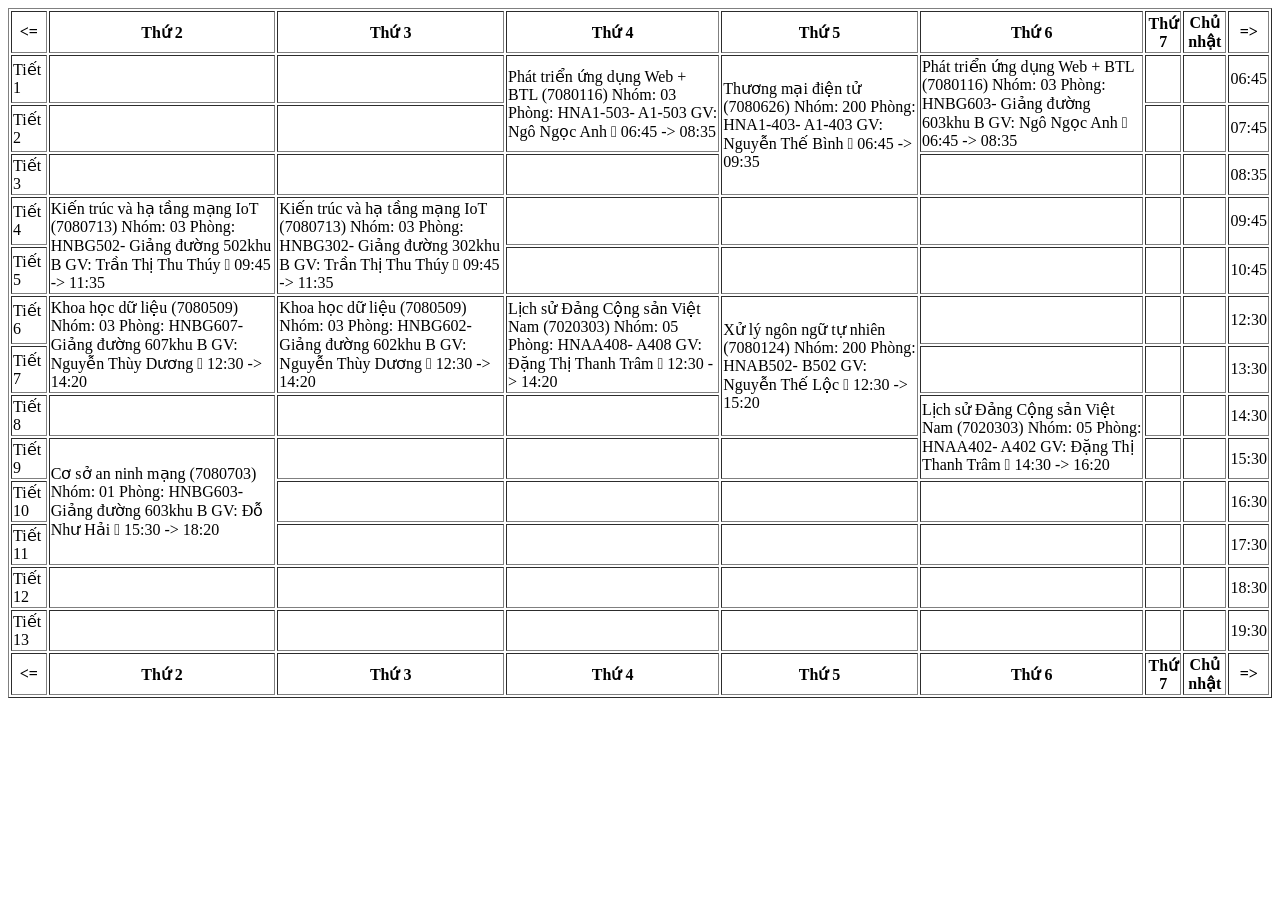
<file: Bai3/ktra.html>
<html>
    <head>
        <title> Kiểm tra </title>
    </head>
    <body>
        <div>
            <table border="1" width="100%">
                <tr>
                    <th><=</th>
                    <th>Thứ 2</th>
                    <th>Thứ 3</th>
                    <th>Thứ 4</th>
                    <th>Thứ 5</th>
                    <th>Thứ 6</th>
                    <th>Thứ 7</th>
                    <th>Chủ nhật</th>
                    <th>=></th>
                </tr>
                <tr>
                    <td>Tiết 1</td>
                    <td></td>
                    <td></td>
                    <td rowspan="2">Phát triển ứng
                        dụng Web + BTL
                        (7080116)
                        Nhóm: 03
                        Phòng: HNA1-503-
                        A1-503
                        GV: Ngô Ngọc Anh
                         06:45 -> 08:35
                    </td>
                    <td rowspan="3">
                        Thương mại điện tử
                        (7080626)
                        Nhóm: 200
                        Phòng: HNA1-403-
                        A1-403
                        GV: Nguyễn Thế
                        Bình
                         06:45 -> 09:35
                    </td>
                    <td rowspan="2">
                        Phát triển ứng
                        dụng Web + BTL
                        (7080116)
                        Nhóm: 03
                        Phòng: HNBG603-
                        Giảng đường 603khu
                        B
                        GV: Ngô Ngọc Anh
                         06:45 -> 08:35
                    </td>
                    <td></td>
                    <td></td>
                    <td>06:45</td>
                </tr>
                <tr>
                    <td>Tiết 2</td>
                    <td></td>
                    <td></td>
                    <td></td>
                    <td></td>
                    <td>07:45</td>
                </tr>
                <tr>
                    <td>Tiết 3</td>
                    <td></td>
                    <td></td>
                    <td></td>
                    <td></td>
                    <td></td>
                    <td></td>
                    <td>08:35</td>
                </tr>
                <tr>
                    <td>Tiết 4</td>
                    <td rowspan="2">Kiến trúc và hạ tầng
                        mạng IoT (7080713)
                        Nhóm: 03
                        Phòng: HNBG502-
                        Giảng đường 502khu
                        B
                        GV: Trần Thị Thu
                        Thúy
                         09:45 -> 11:35
                    </td>
                    <td rowspan="2">
                    Kiến trúc và hạ tầng
                    mạng IoT (7080713)
                    Nhóm: 03
                    Phòng: HNBG302-
                    Giảng đường 302khu
                    B
                    GV: Trần Thị Thu
                    Thúy
                     09:45 -> 11:35
                    </td>
                    <td></td>
                    <td></td>
                    <td></td>
                    <td></td>
                    <td></td>
                    <td>09:45</td>
                </tr>
                <tr>
                    <td>Tiết 5</td>
                    <td></td>
                    <td></td>
                    <td></td>
                    <td></td>
                    <td></td>
                    <td>10:45</td>
                </tr>
                <tr>
                    <td>Tiết 6</td>
                    <td rowspan="2">Khoa học dữ liệu
                        (7080509)
                        Nhóm: 03
                        Phòng: HNBG607-
                        Giảng đường 607khu
                        B
                        GV: Nguyễn Thùy
                        Dương
                         12:30 -> 14:20
                    </td>
                    <td rowspan="2">
                        Khoa học dữ liệu
                        (7080509)
                        Nhóm: 03
                        Phòng: HNBG602-
                        Giảng đường 602khu
                        B
                        GV: Nguyễn Thùy
                        Dương
                         12:30 -> 14:20
                    </td>
                    <td rowspan="2">
                        Lịch sử Đảng Cộng
                        sản Việt Nam
                        (7020303)
                        Nhóm: 05
                        Phòng: HNAA408-
                        A408
                        GV: Đặng Thị Thanh
                        Trâm
                         12:30 -> 14:20
                    </td>
                    <td rowspan="3">
                        Xử lý ngôn ngữ tự
                        nhiên (7080124)
                        Nhóm: 200
                        Phòng: HNAB502-
                        B502
                        GV: Nguyễn Thế Lộc
                         12:30 -> 15:20
                    </td>
                    <td></td>
                    <td></td>
                    <td></td>
                    <td>12:30</td>
                </tr>
                <tr>
                    <td>Tiết 7</td>
                    <td></td>
                    <td></td>
                    <td></td>
                    <td>13:30</td>
                </tr>
                <tr>
                    <td>Tiết 8</td>
                    <td></td>
                    <td></td>
                    <td></td>
                    <td rowspan="2">
                        Lịch sử Đảng Cộng
                        sản Việt Nam
                        (7020303)
                        Nhóm: 05
                        Phòng: HNAA402-
                        A402
                        GV: Đặng Thị Thanh
                        Trâm
                         14:30 -> 16:20
                    </td>
                    <td></td>
                    <td></td>
                    <td>14:30</td>
                </tr>
                <tr>
                    <td>Tiết 9</td>
                    <td rowspan="3">Cơ sở an ninh mạng
                    (7080703)
                    Nhóm: 01
                    Phòng: HNBG603-
                    Giảng đường 603khu
                    B
                    GV: Đỗ Như Hải
                     15:30 -> 18:20
                    </td>
                    <td></td>
                    <td></td>
                    <td></td>
                    <td></td>
                    <td></td>
                    <td>15:30</td>
                </tr>
                <tr>
                    <td>Tiết 10</td>
                    <td></td>
                    <td></td>
                    <td></td>
                    <td></td>
                    <td></td>
                    <td></td>
                    <td>16:30</td>
                </tr>
                <tr>
                    <td>Tiết 11</td>
                    <td></td>
                    <td></td>
                    <td></td>
                    <td></td>
                    <td></td>
                    <td></td>
                    <td>17:30</td>
                </tr>
                <tr>
                    <td>Tiết 12</td>
                    <td></td>
                    <td></td>
                    <td></td>
                    <td></td>
                    <td></td>
                    <td></td>
                    <td></td>
                    <td>18:30</td>
                </tr>
                <tr>
                    <td>Tiết 13</td>
                    <td></td>
                    <td></td>
                    <td></td>
                    <td></td>
                    <td></td>
                    <td></td>
                    <td></td>
                    <td>19:30</td>
                </tr>
                <tr>
                    <th><=</th>
                    <th>Thứ 2</th>
                    <th>Thứ 3</th>
                    <th>Thứ 4</th>
                    <th>Thứ 5</th>
                    <th>Thứ 6</th>
                    <th>Thứ 7</th>
                    <th>Chủ nhật</th>
                    <th>=></th>
                </tr>
            </table>    
        </div>
    </body>
</html>
</file>
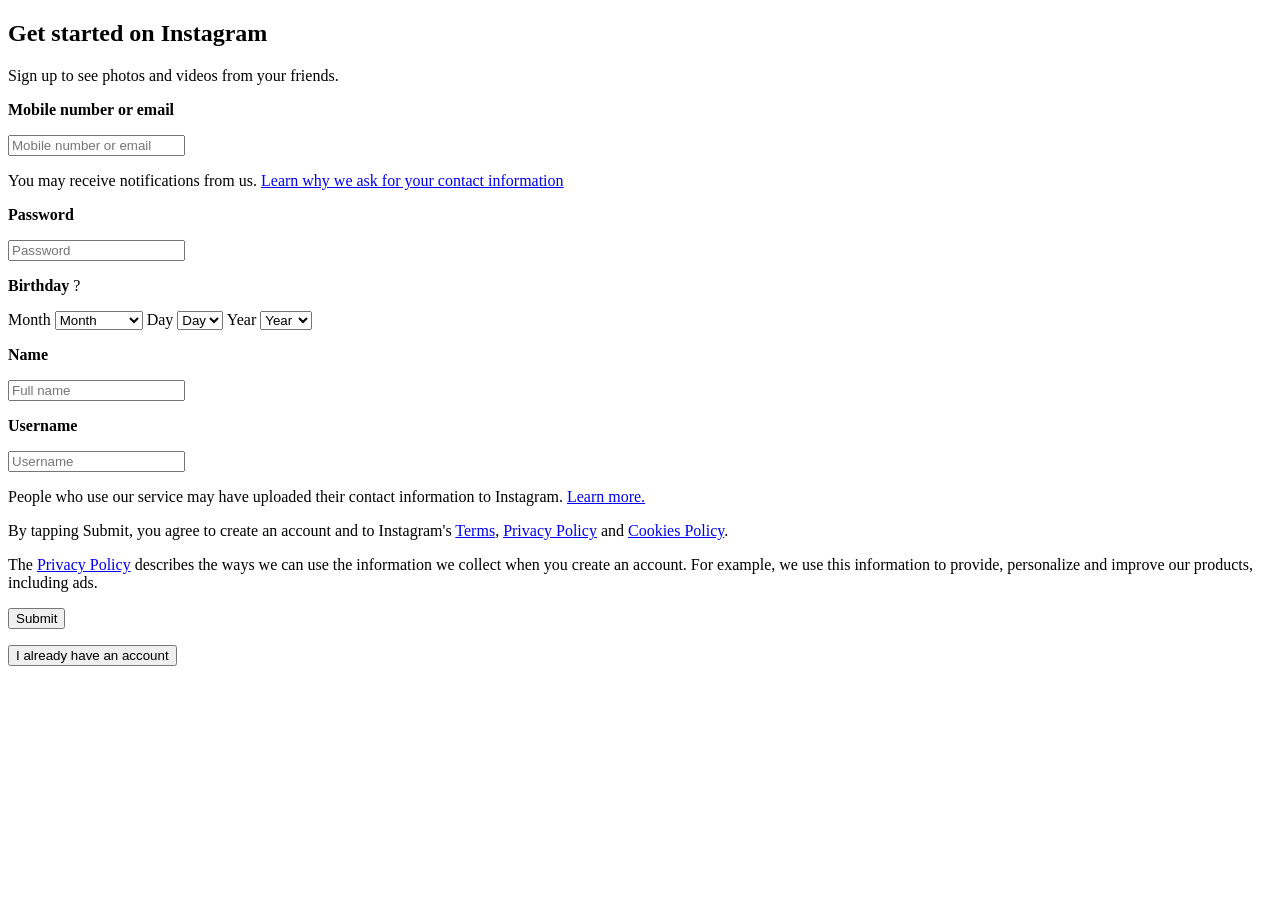
<file: Bai5/dangKyInstagram.html>
<!DOCTYPE html>
<html lang="en">
<head>
    <meta charset="UTF-8">
    <meta name="viewport" content="width=device-width, initial-scale=1.0">
    <title>Instagram</title>
</head>
<body>
    <form>
        <h2>Get started on Instagram</h2>
        <p>Sign up to see photos and videos from your friends.</p>

        <p><label for="contact"><b>Mobile number or email</b></label></p>
        <input id="contact" name="contact" type="text" placeholder="Mobile number or email">
        <p>You may receive notifications from us. <a href="#">Learn why we ask for your contact information</a></p>

        <p><label for="password"><b>Password</b></label></p>
        <input id="password" name="password" type="password" placeholder="Password">

        <p><b>Birthday</b> <span title="Your birthday helps us provide a safer experience.">?</span></p>
        <label for="month">Month</label>
        <select id="month" name="month">
            <option value="">Month</option>
            <option>January</option>
            <option>February</option>
            <option>March</option>
            <option>April</option>
            <option>May</option>
            <option>June</option>
            <option>July</option>
            <option>August</option>
            <option>September</option>
            <option>October</option>
            <option>November</option>
            <option>December</option>
        </select>
        <label for="day">Day</label>
        <select id="day" name="day">
            <option value="">Day</option>
            <option>1</option>
            <option>2</option>
            <option>3</option>
            <option>4</option>
            <option>5</option>
            <option>6</option>
            <option>7</option>
            <option>8</option>
            <option>9</option>
            <option>10</option>
            <option>11</option>
            <option>12</option>
            <option>13</option>
            <option>14</option>
            <option>15</option>
            <option>16</option>
            <option>17</option>
            <option>18</option>
            <option>19</option>
            <option>20</option>
            <option>21</option>
            <option>22</option>
            <option>23</option>
            <option>24</option>
            <option>25</option>
            <option>26</option>
            <option>27</option>
            <option>28</option>
            <option>29</option>
            <option>30</option>
            <option>31</option>
        </select>
        <label for="year">Year</label>
        <select id="year" name="year">
            <option value="">Year</option>
            <option>2026</option>
            <option>2025</option>
            <option>2024</option>
            <option>2023</option>
            <option>2022</option>
            <option>2021</option>
            <option>2020</option>
            <option>2019</option>
            <option>2018</option>
            <option>2017</option>
            <option>2016</option>
            <option>2015</option>
            <option>2014</option>
            <option>2013</option>
            <option>2012</option>
            <option>2011</option>
            <option>2010</option>
            <option>2009</option>
            <option>2008</option>
            <option>2007</option>
            <option>2006</option>
            <option>2005</option>
            <option>2004</option>
            <option>2003</option>
            <option>2002</option>
            <option>2001</option>
            <option>2000</option>
        </select>

        <p><label for="name"><b>Name</b></label></p>
        <input id="name" name="name" type="text" placeholder="Full name">

        <p><label for="username"><b>Username</b></label></p>
        <input id="username" name="username" type="text" placeholder="Username">

        <p>People who use our service may have uploaded their contact information to Instagram. <a href="#">Learn more.</a></p>
        <p>By tapping Submit, you agree to create an account and to Instagram's <a href="#">Terms</a>, <a href="#">Privacy Policy</a> and <a href="#">Cookies Policy</a>.</p>
        <p>The <a href="#">Privacy Policy</a> describes the ways we can use the information we collect when you create an account. For example, we use this information to provide, personalize and improve our products, including ads.</p>

        <p><button type="submit">Submit</button></p>
        <p><button type="button">I already have an account</button></p>
    </form>
</body>
</html>
</file>
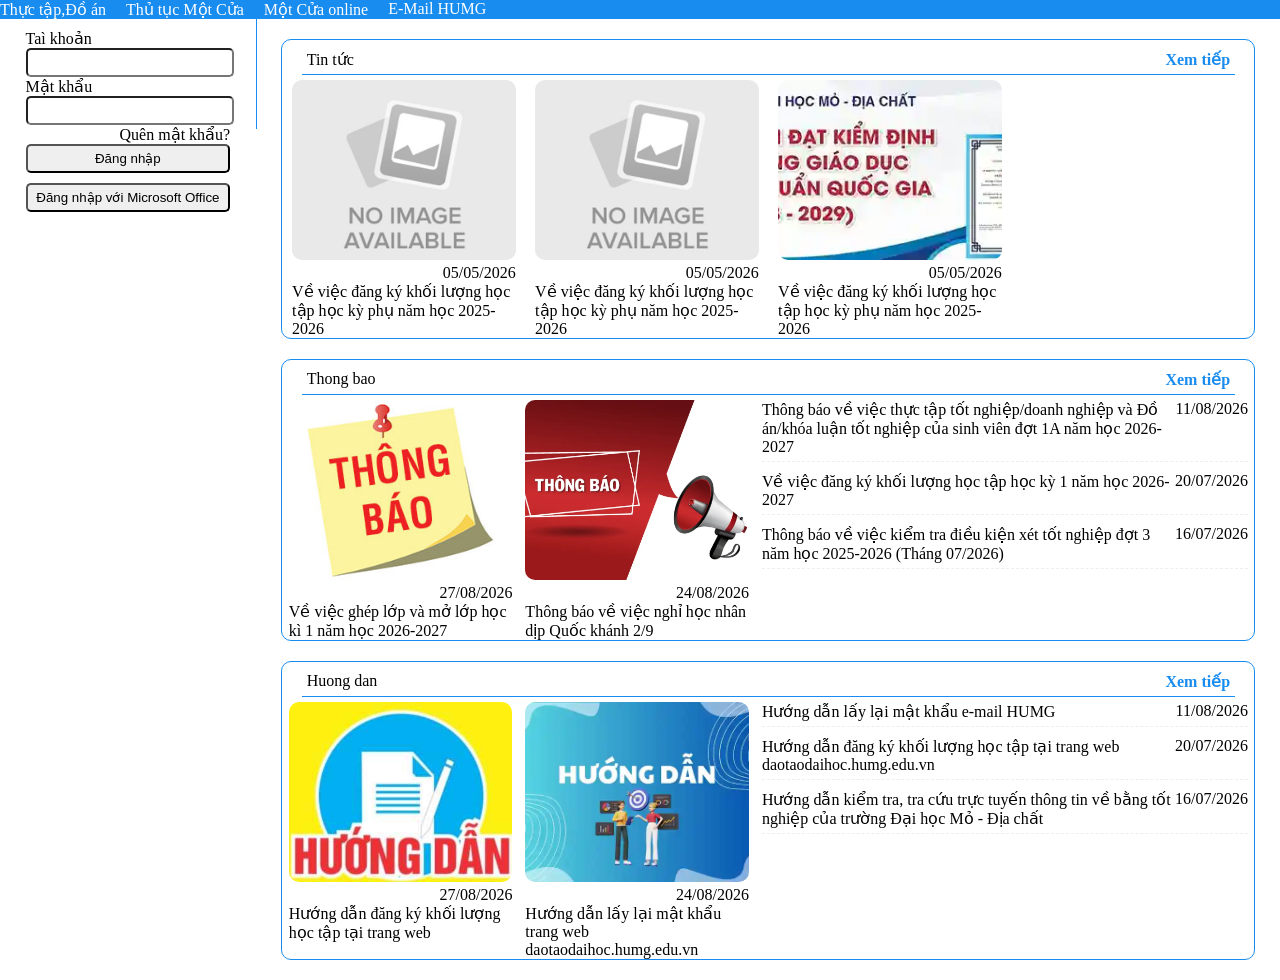
<file: Bai6/daotaohumg.html>
<!DOCTYPE html>
<html lang="en">
<head>
    <meta charset="UTF-8">
    <meta name="viewport" content="width=device-width, initial-scale=1.0">
    <title>Dao tao Humg</title>
    <link rel="stylesheet" href="style.css">
</head>
<body>
        <nav class="danh-muc">
            <ul class="danh-sach-muc">
                <li class="muc"><a href="#" class="lien-ket">Thực tập,Đồ án</a></li>
                <li class="muc"><a href="#" class="lien-ket">Thủ tục Một Cửa</a></li>
                <li class="muc"><a href="#" class="lien-ket">Một Cửa online</a></li>
                <li class="muc"><a href="#" class="lien-ket">E-Mail HUMG</a></li>
            </ul>  
        </nav>
        <main>
            <div class="trai">
                <div class="khoi-dang-nhap">
                    <form action="">
                        <div class="khoi-thong-tin">
                            <p>Taì khoản</p>
                            <input type="text" name="tai-khoan">
                        </div>
                        <div class="khoi-mat-khau">
                            <p>Mật khẩu</p>
                            <input type="password" name="mat-khau">
                        </div>
                        <div class="quen-mat-khau">
                            <a class="quen-mat-khau-lien-ket">Quên mật khẩu?</a>
                        </div>
                        <div>
                            <button class="login">Đăng nhập</button>
                            <button class="login">Đăng nhập với Microsoft Office</button>
                        </div>

                    </form>
                </div>
            </div>
            <div class="phai">
                <div class="danh-sach-tin">
                    <div class="tin">
                        <div class="chuc-nang">
                            <div class="tieu-de">Tin tức</div>
                            <div class="xem-tiep"><a class="lien-ket-xem-tiep">Xem tiếp</a></div>
                        </div>
                        <div class="danh-sach-bai">
                            <div class="chi-tiet-bai">
                                <img src="../anh/no_img_tintuc.png" alt="">
                                <p class="ngay-dang">
                                    05/05/2026
                                </p>
                                <p class="tieu-de">Về việc đăng ký khối lượng học tập học kỳ phụ năm học 2025-2026</p>
                            </div>
                            <div class="chi-tiet-bai">
                                <img src="../anh/no_img_tintuc.png" alt="">
                                <p class="ngay-dang">
                                    05/05/2026
                                </p>
                                <p class="tieu-de">Về việc đăng ký khối lượng học tập học kỳ phụ năm học 2025-2026</p>
                            </div>
                            <div class="chi-tiet-bai">
                                <img src="../anh/tintuc.webp" alt="">
                                <p class="ngay-dang">
                                    05/05/2026
                                </p>
                                <p class="tieu-de">Về việc đăng ký khối lượng học tập học kỳ phụ năm học 2025-2026</p>
                            </div>
                            <div class="chi-tiet-bai">
                                
                            </div>
                        </div>
                    </div>
                </div>
                <div class="danh-sach-tin">
                    <div class="tin">
                        <div class="chuc-nang">
                            <div class="tieu-de">Thong bao</div>
                            <div class="xem-tiep"><a class="lien-ket-xem-tiep">Xem tiếp</a></div>
                        </div>
                        <div class="danh-sach-bai">
                            <div class="chi-tiet-bai">
                                <img src="../anh/tb1.jpg" alt="">
                                <p class="ngay-dang">
                                    27/08/2026
                                </p>
                                <p class="tieu-de">Về việc ghép lớp và mở lớp học kì 1 năm học 2026-2027</p>
                            </div>
                            <div class="chi-tiet-bai">
                                <img src="../anh/tb2.webp" alt="">
                                <p class="ngay-dang">
                                    24/08/2026
                                </p>
                                <p class="tieu-de">Thông báo về việc nghỉ học nhân dịp Quốc khánh 2/9</p>
                            </div>
                            <!-- ben phai thong bao -->
                            <div class="tb-list">
                                <div class="tb-chi-tiet">
                                    <p class="tb-text">Thông báo về việc thực tập tốt nghiệp/doanh nghiệp và Đồ án/khóa luận tốt nghiệp của sinh viên đợt 1A năm học 2026-2027</p>
                                    <p class="ngay-dang">
                                        11/08/2026
                                    </p>
                                </div>
                                <div class="tb-chi-tiet">
                                    <p class="tb-text">Về việc đăng ký khối lượng học tập học kỳ 1 năm học 2026-2027</p>
                                    <p class="ngay-dang">
                                        20/07/2026
                                    </p>
                                </div>
                                <div class="tb-chi-tiet">
                                    <p class="tb-text">Thông báo về việc kiểm tra điều kiện xét tốt nghiệp đợt 3 năm học 2025-2026 (Tháng 07/2026)</p>
                                    <p class="ngay-dang">
                                        16/07/2026
                                    </p>
                                </div>
                            </div>
                        </div>
                    </div>
                </div>
                <div class="danh-sach-tin">
                    <div class="tin">
                        <div class="chuc-nang">
                            <div class="tieu-de">Huong dan</div>
                            <div class="xem-tiep"><a class="lien-ket-xem-tiep">Xem tiếp</a></div>
                        </div>
                        <div class="danh-sach-bai">
                            <div class="chi-tiet-bai">
                                <img src="../anh/hd1.jpg" alt="">
                                <p class="ngay-dang">
                                    27/08/2026
                                </p>
                                <p class="tieu-de">Hướng dẫn đăng ký khối lượng học tập tại trang web</p>
                            </div>
                            <div class="chi-tiet-bai">
                                <img src="../anh/hd2.webp" alt="">
                                <p class="ngay-dang">
                                    24/08/2026
                                </p>
                                <p class="tieu-de">Hướng dẫn lấy lại mật khẩu trang web daotaodaihoc.humg.edu.vn</p>
                            </div>
                            <!-- ben phai huong dan -->
                            <div class="tb-list">
                                <div class="tb-chi-tiet">
                                    <p class="tb-text">Hướng dẫn lấy lại mật khẩu e-mail HUMG</p>
                                    <p class="ngay-dang">
                                        11/08/2026
                                    </p>
                                </div>
                                <div class="tb-chi-tiet">
                                    <p class="tb-text">Hướng dẫn đăng ký khối lượng học tập tại trang web daotaodaihoc.humg.edu.vn</p>
                                    <p class="ngay-dang">
                                        20/07/2026
                                    </p>
                                </div>
                                <div class="tb-chi-tiet">
                                    <p class="tb-text">Hướng dẫn kiểm tra, tra cứu trực tuyến thông tin về bằng tốt nghiệp của trường Đại học Mỏ - Địa chất</p>
                                    <p class="ngay-dang">
                                        16/07/2026
                                    </p>
                                </div>
                            </div>
                        </div>
                    </div>
                </div>
            </div>
        </main>

</body>
</html>
</file>
<file: Bai5/style.css>
h3{
    color: green;
}
#tieude{
    color: pink;
}
.tieude{
    background-color: black;
}
h3 .tieude2{
    background-color: orange;
}
</file>
<file: Bai6/style.css>
body{
            margin: 0;
        }
        .danh-sach-muc{
            padding: 0;
            margin: 0;
        }
        .danh-muc{
            background-color: #198cf0;
        }
        .lien-ket{
            color: white;
            /* bo gach chan the a */
            text-decoration: none;
        }
        .danh-sach-muc{
            /* bo dau cham o danh sach khi dung ul,li */
            list-style: none;
            display: flex;     
            /* gap khoang cach cac doi tuong o trong */
            gap: 20px;
        }
        .trai{
            width: 20%;
            /* tao duong vien dung border 
            3 tham so: do day, kieu vien, mau sac */
            border-right: 1px solid #198cf0;
        }
        .phai{
            width: 80%;
        }
        main{
            display: flex;
            align-items: flex-start;
        }
        .khoi-dang-nhap{
            width: 100%;
            height: 100px;
        }
        form{
            width: 80%;
            margin: 10px auto;
        }
        .khoi-thong-tin{
            width: 100%;
        }
        .khoi-mat-khau{
            width: 100%;
        }
        .quen-mat-khau{
            display: flex;
            justify-content: flex-end;
        }
        p{
            margin: 0;
        }
        input{
            width: 100%;
            padding: 5px 0;
            border-radius: 5px;
        }
        button{
            width: 100%;
            padding: 5px 0;
            border-radius: 5px;
        }
        .login{
            margin-bottom: 10px;
        }
        .tin{
            width:95%;
            margin: 20px auto;
            border: 1px solid #198cf0;
            border-radius: 10px;
        }
        .chuc-nang{
            width: 95%;
            margin: 5px auto;
            padding: 5px;
            display: flex;
            justify-content: space-between;
            border-bottom: 1px solid #198cf0;
        }
        .lien-ket-xem-tiep{
            color: #198cf0;
            text-decoration: none;
            font-weight: bold;
        }
        .danh-sach-bai{
            display: flex;
            justify-content: space-around;
        }
        .chi-tiet-bai{
            width: 23%;
        }
        img{
            width: 100%;
            border-radius: 10px;
            height: 20vh;
            object-fit: cover;
        }
        .ngay-dang{
            text-align: right;
        }
        .tb-list{
            width:50%;
            display:flex;
            flex-direction: column;
            gap: 10px;
        }
        .tb-chi-tiet{
            display:flex;
            justify-content:space-between;
            align-items:flex-start;
            border-bottom: 1px dashed #eee;
            padding-bottom: 5px;
        }
</file>
<file: netflix/style.css>
body{
            background-color: #2F2C38;
            color: white;
}
.danh-sach-muc{
            list-style-type: none;
            display: flex;
            gap: 10px;
            align-items: center;
        }
.lien-ket-muc{
    text-decoration: none;
    color:#DBDBDD;
    font-weight: bold;
}
header{
    display: flex;
    justify-content: space-between;
    align-items:center;
}

.muc{
    padding:10px 20px;
    border-radius: 20px;
}
.muc:hover{
    background-color: gray;
}
.logo{
    width:50px;
    padding:0;
}
.avata{
    width:40px;
    border-radius: 50px;
}
.dang-chon{
    background-color: #4E4B52;
    color:white;
}
.banner{
    width:95%;
    margin:20px auto;
    border-radius: 20px;
    cursor: pointer;
}
.banner-anh{
    width: 100%; 
    height: 800px;     
    border-radius: 20px;
    /* object-fit: cover;     
    display: block; */
}
.banner iframe {
    width: 100%;
    height: 700px;
    border-radius: 20px;
    
}
.danh-sach-the-loai{
    width:95%;
    height: 20vh;
    margin:20px auto;
}
.phim{
    display:flex;
    justify-content: space-between;
    
}
.phim-poster{
    width: 16%;
    height: 19vh;
    border-radius: 20px;
    cursor: pointer;
    transition: transform 0.2s ease;
}
.phim-poster:hover{
    transform: scale(1.05);
}

h3{
    margin:30px 0px 5px 0px;
}
.danh-sach-nhan-vat{
    display:flex;
    justify-content: space-between;

}
.nhan-vat{
    width:25%;
    height:20vh;
    border-radius: 50%;
    img{
        width:150px;
        border-radius: 55%;
        height: 150px;
    }
}

.footer-lien-ket {
    display: flex;
    justify-content: space-between;
    width: 48%;      
    margin: 20px auto;
}
.ket-muc{
    display: flex;
    flex-direction: column;
    gap: 12px;
}
.footer-lien-ket a {
    color: #808080; 
    font-size: 13px;
    text-decoration: none;
   
}

.footer-lien-ket a:hover {
    color: #b3b3b3;
}
.copyright{
    color: #808080;
    font-size: 13px;
    width: 48%;
    margin: 0 auto 40px auto;
}
</file>
